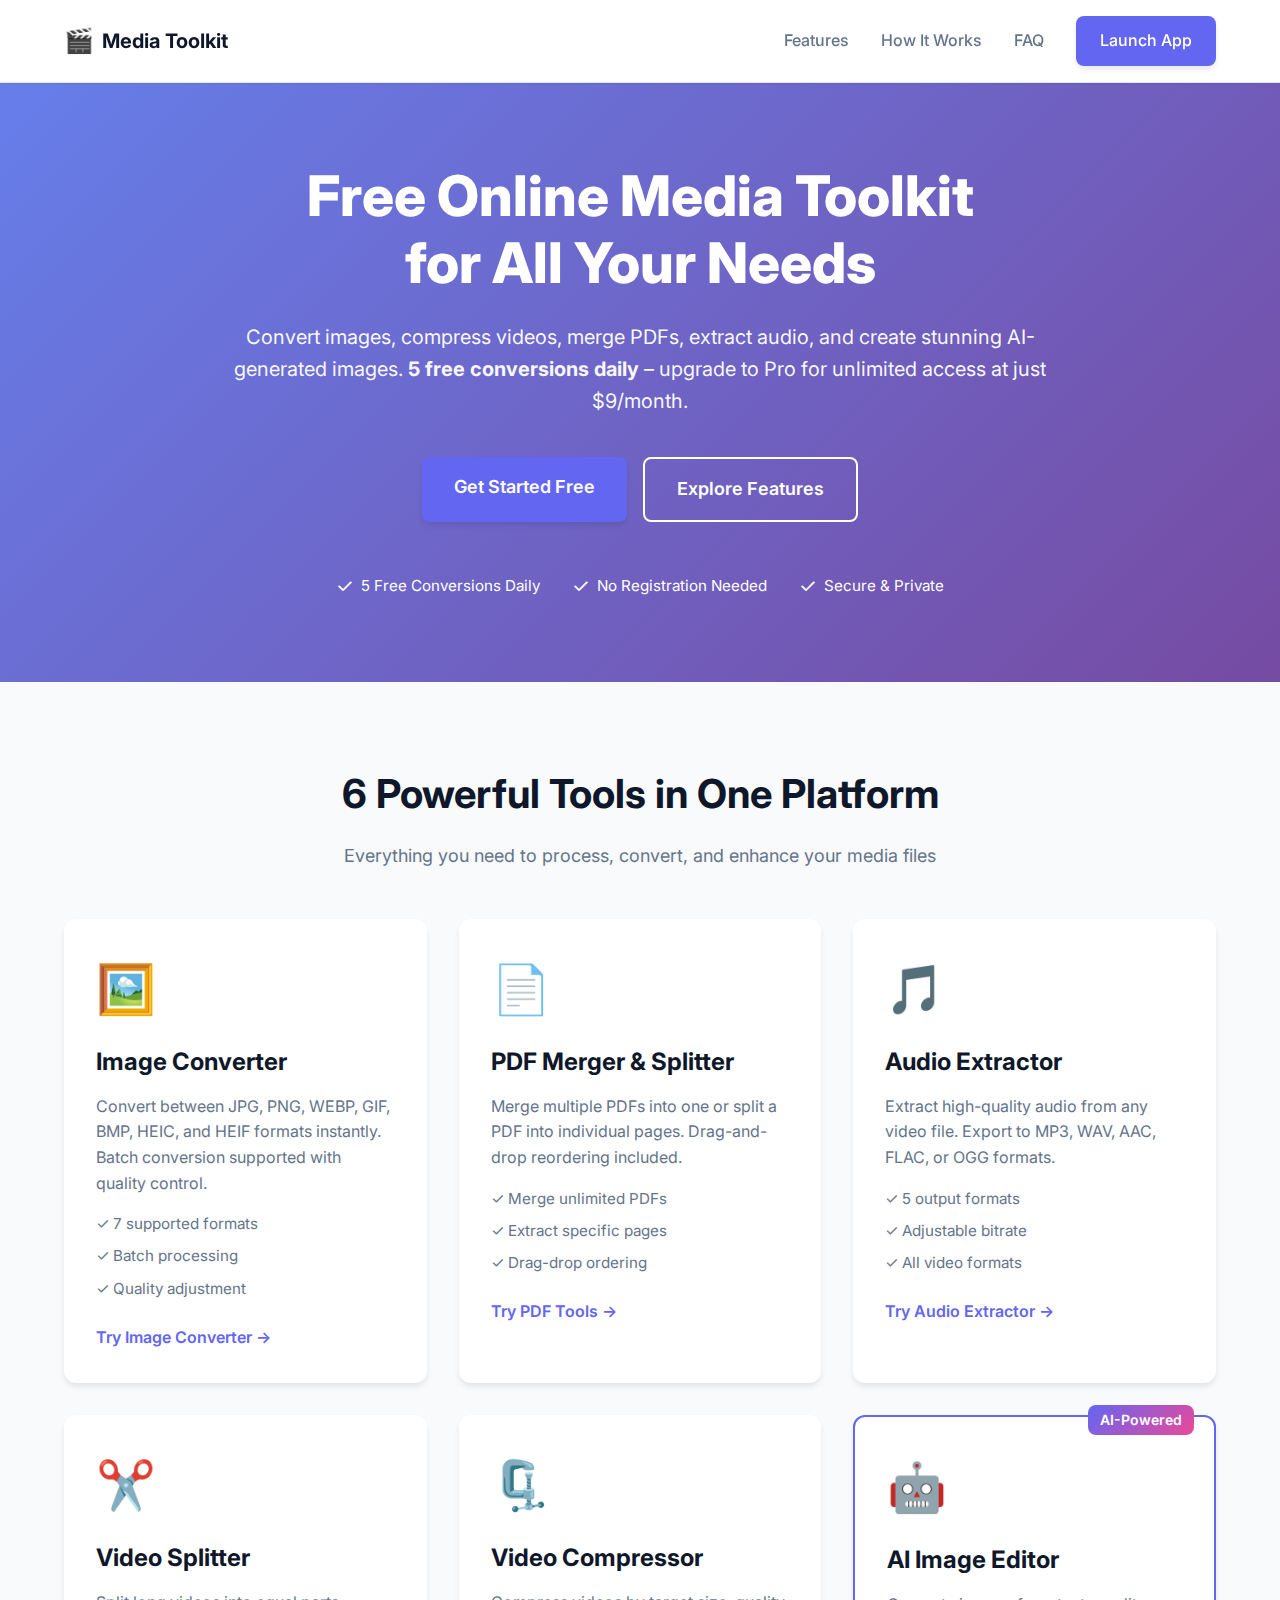
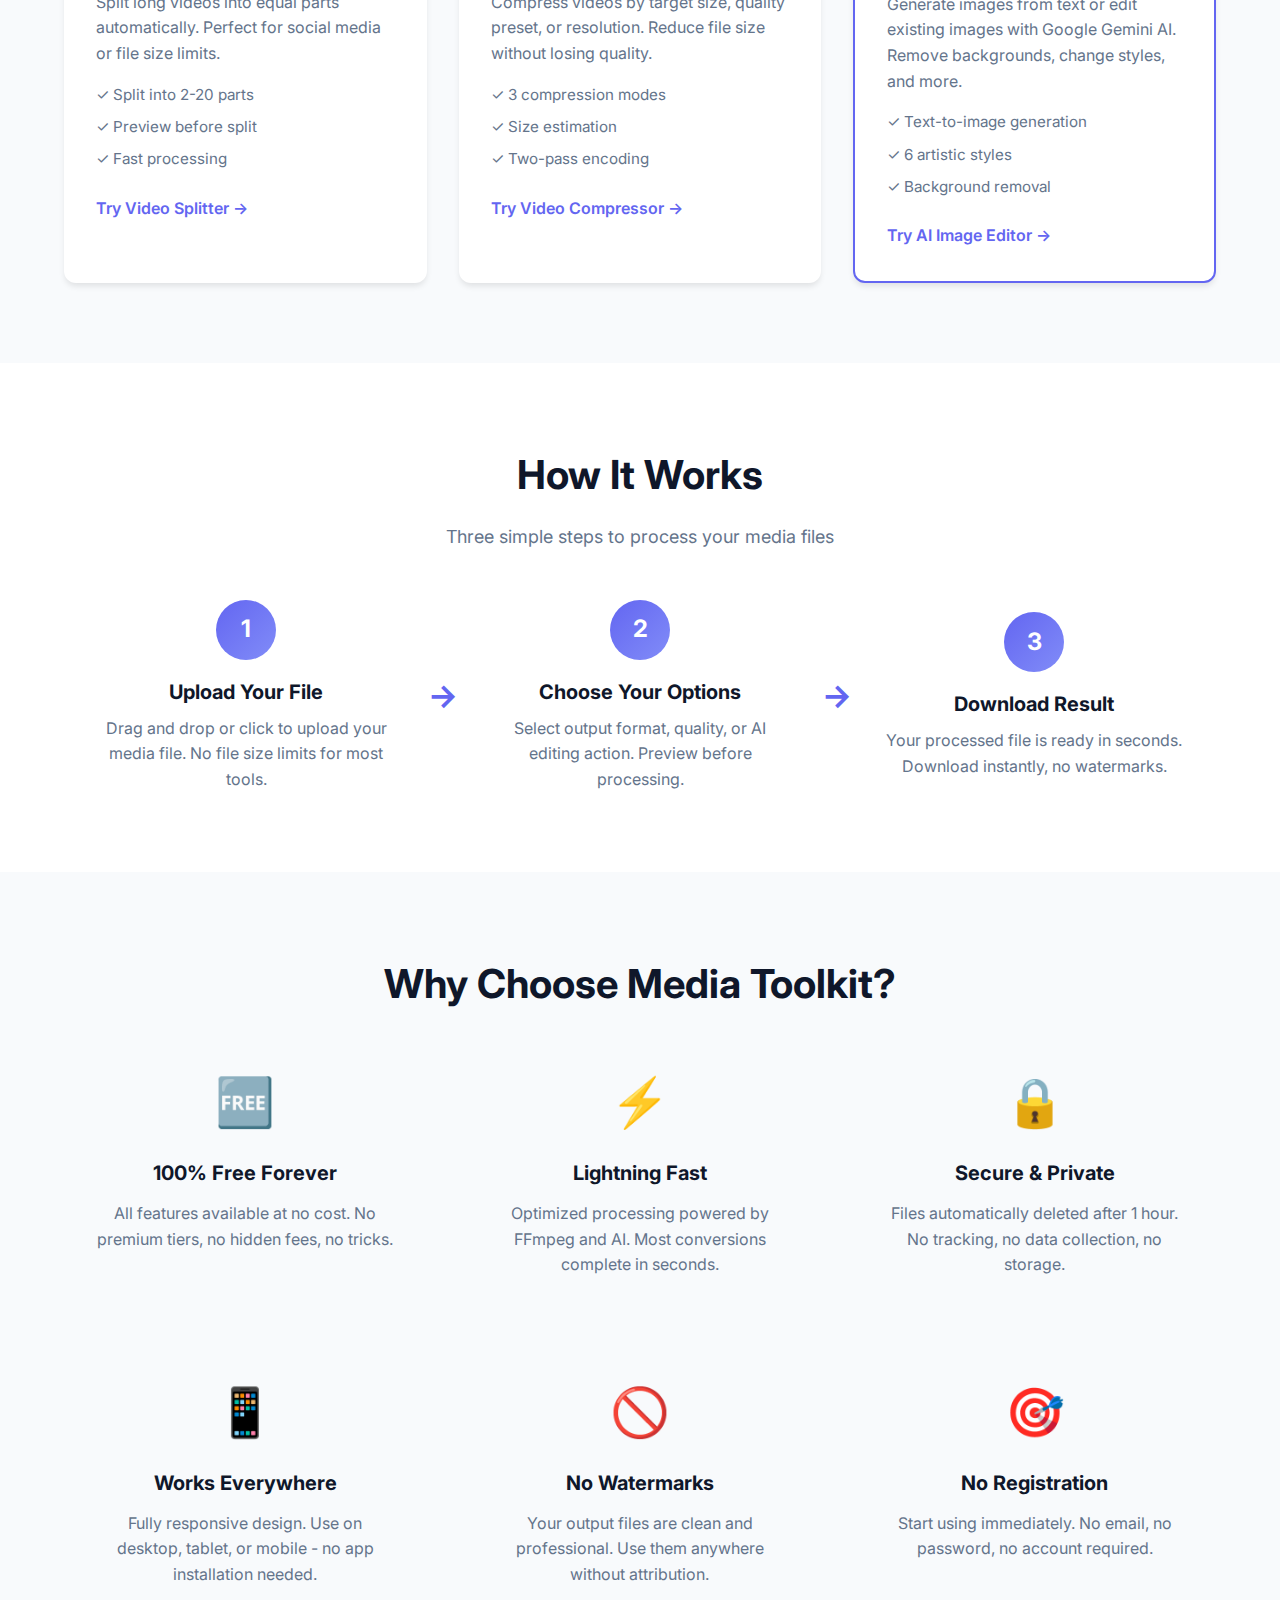
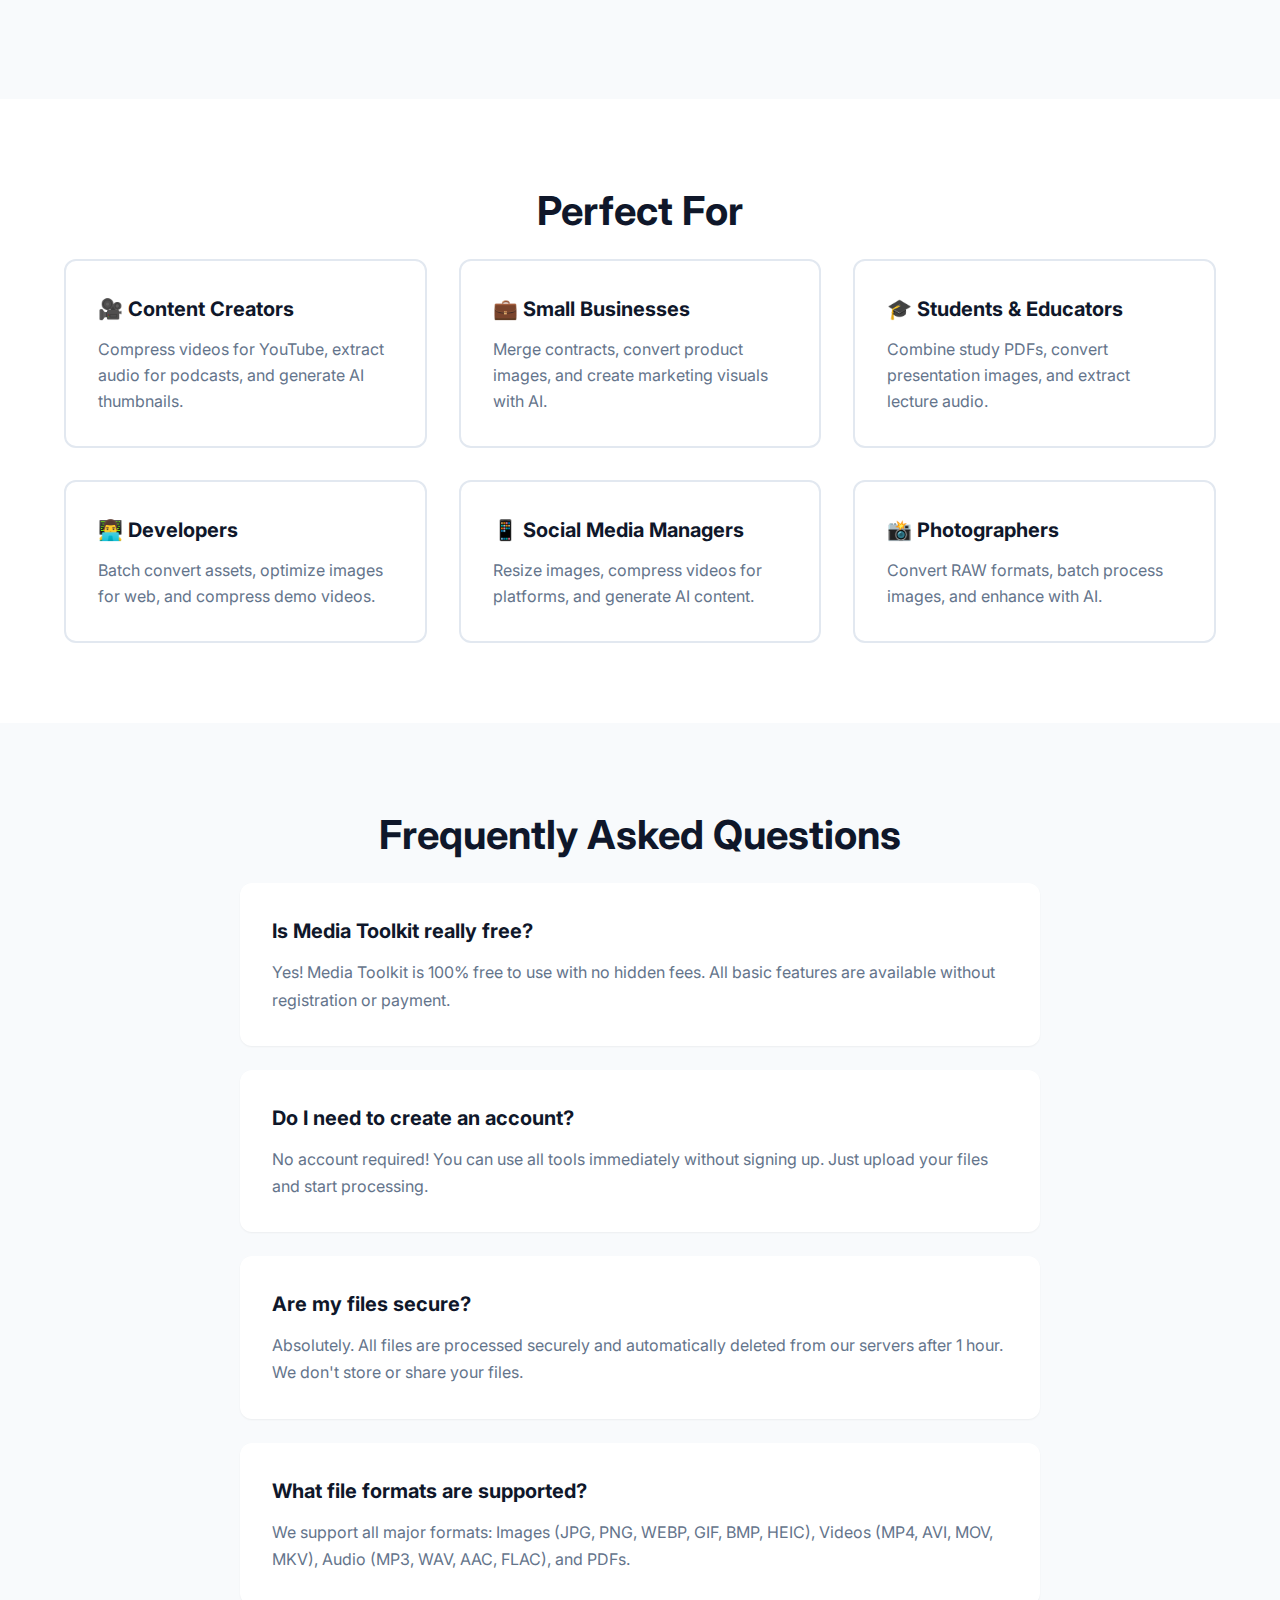
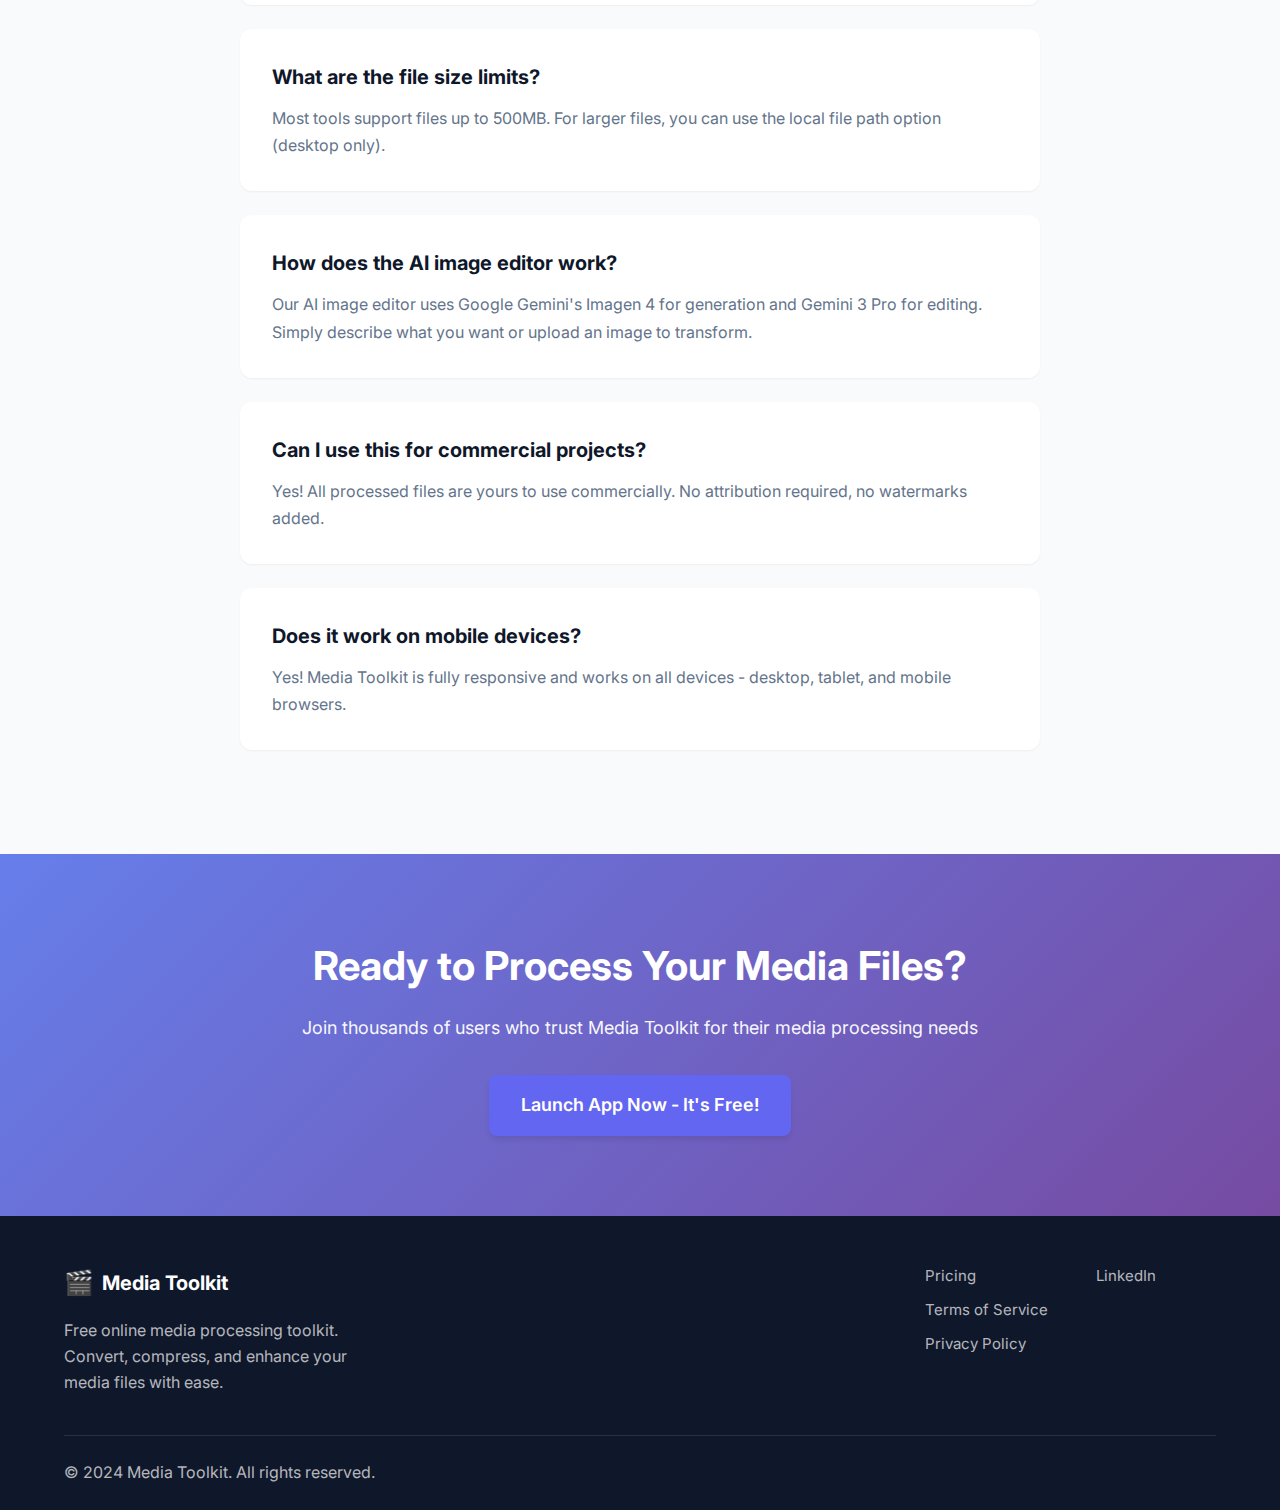
<file: templates/landing.html>
<!DOCTYPE html>
<html lang="en">
<head>
    <meta charset="UTF-8">
    <meta name="viewport" content="width=device-width, initial-scale=1.0">

    <!-- Primary SEO Meta Tags -->
    <title>Free Media Toolkit - Convert Images, Compress Videos, AI Image Editor | Online Tools</title>
    <meta name="title" content="Free Media Toolkit - Convert Images, Compress Videos, AI Image Editor | Online Tools">
    <meta name="description" content="Free online media toolkit with 6 powerful tools: Image converter (JPG, PNG, WEBP), PDF merger/splitter, video compressor, audio extractor, and AI-powered image editor. No registration required. Fast, secure, and 100% free.">
    <meta name="keywords" content="image converter, video compressor, PDF merger, audio extractor, AI image editor, free online tools, convert images online, compress video online, merge PDF, extract audio from video">
    <meta name="author" content="Media Toolkit">
    <meta name="robots" content="index, follow">
    <link rel="canonical" href="https://yourdomain.com/">

    <!-- Open Graph / Facebook Meta Tags -->
    <meta property="og:type" content="website">
    <meta property="og:url" content="https://yourdomain.com/">
    <meta property="og:title" content="Free Media Toolkit - Convert, Compress & Edit Media with AI">
    <meta property="og:description" content="All-in-one free media toolkit. Convert images, compress videos, merge PDFs, extract audio, and edit with AI. No signup required. 100% free forever.">
    <meta property="og:image" content="https://yourdomain.com/static/images/og-image.jpg">

    <!-- Twitter Meta Tags -->
    <meta property="twitter:card" content="summary_large_image">
    <meta property="twitter:url" content="https://yourdomain.com/">
    <meta property="twitter:title" content="Free Media Toolkit - Convert, Compress & Edit Media with AI">
    <meta property="twitter:description" content="All-in-one free media toolkit. Convert images, compress videos, merge PDFs, extract audio, and edit with AI. No signup required.">
    <meta property="twitter:image" content="https://yourdomain.com/static/images/og-image.jpg">

    <!-- Favicon -->
    <link rel="icon" type="image/x-icon" href="/static/favicon.ico">

    <!-- Preconnect for Performance -->
    <link rel="preconnect" href="https://fonts.googleapis.com">
    <link rel="preconnect" href="https://fonts.gstatic.com" crossorigin>

    <!-- Fonts -->
    <link href="https://fonts.googleapis.com/css2?family=Inter:wght@400;500;600;700&display=swap" rel="stylesheet">

    <!-- Styles -->
    <link rel="stylesheet" href="/static/css/landing.css">

    <!-- Schema.org Structured Data -->
    <script type="application/ld+json">
    {
      "@context": "https://schema.org",
      "@type": "WebApplication",
      "name": "Media Toolkit",
      "description": "Free online media processing toolkit with image conversion, video compression, PDF tools, audio extraction, and AI image editing",
      "url": "https://yourdomain.com",
      "applicationCategory": "MultimediaApplication",
      "offers": {
        "@type": "Offer",
        "price": "0",
        "priceCurrency": "USD"
      },
      "operatingSystem": "Any",
      "permissions": "No account required",
      "featureList": [
        "Image Format Conversion (JPG, PNG, WEBP, GIF, BMP, HEIC)",
        "PDF Merge and Split",
        "Audio Extraction from Video",
        "Video Splitting",
        "Video Compression (Target Size, Quality, Resolution)",
        "AI Image Generation and Editing"
      ]
    }
    </script>

    <!-- FAQ Schema -->
    <script type="application/ld+json">
    {
      "@context": "https://schema.org",
      "@type": "FAQPage",
      "mainEntity": [
        {
          "@type": "Question",
          "name": "Is Media Toolkit really free?",
          "acceptedAnswer": {
            "@type": "Answer",
            "text": "Yes! Media Toolkit is 100% free to use with no hidden fees. All basic features are available without registration or payment."
          }
        },
        {
          "@type": "Question",
          "name": "Do I need to create an account?",
          "acceptedAnswer": {
            "@type": "Answer",
            "text": "No account required! You can use all tools immediately without signing up. Just upload your files and start processing."
          }
        },
        {
          "@type": "Question",
          "name": "Are my files secure?",
          "acceptedAnswer": {
            "@type": "Answer",
            "text": "Absolutely. All files are processed securely and automatically deleted from our servers after 1 hour. We don't store or share your files."
          }
        },
        {
          "@type": "Question",
          "name": "What file formats are supported?",
          "acceptedAnswer": {
            "@type": "Answer",
            "text": "We support all major formats: Images (JPG, PNG, WEBP, GIF, BMP, HEIC), Videos (MP4, AVI, MOV, MKV), Audio (MP3, WAV, AAC, FLAC), and PDFs."
          }
        }
      ]
    }
    </script>
</head>
<body>
    <!-- Header / Navigation -->
    <header class="header">
        <nav class="nav-container">
            <div class="logo">
                <span class="logo-icon">🎬</span>
                <span class="logo-text">Media Toolkit</span>
            </div>
            <div class="nav-links">
                <a href="#features">Features</a>
                <a href="#how-it-works">How It Works</a>
                <a href="#faq">FAQ</a>
                <a href="/app" class="btn-primary">Launch App</a>
            </div>
            <button class="mobile-menu-btn" id="mobileMenuBtn">☰</button>
        </nav>
    </header>

    <!-- Hero Section -->
    <section class="hero">
        <div class="hero-container">
            <h1 class="hero-title">Free Online Media Toolkit<br>for All Your Needs</h1>
            <p class="hero-subtitle">Convert images, compress videos, merge PDFs, extract audio, and create stunning AI-generated images. <strong>5 free conversions daily</strong> – upgrade to Pro for unlimited access at just $9/month.</p>
            <div class="hero-cta">
                <a href="/app" class="btn-primary btn-large">Get Started Free</a>
                <a href="#features" class="btn-secondary btn-large">Explore Features</a>
            </div>
            <div class="hero-features">
                <div class="hero-feature">
                    <span class="hero-feature-icon">✓</span>
                    <span>5 Free Conversions Daily</span>
                </div>
                <div class="hero-feature">
                    <span class="hero-feature-icon">✓</span>
                    <span>No Registration Needed</span>
                </div>
                <div class="hero-feature">
                    <span class="hero-feature-icon">✓</span>
                    <span>Secure & Private</span>
                </div>
            </div>
        </div>
    </section>

    <!-- Features Section -->
    <section class="features" id="features">
        <div class="container">
            <h2 class="section-title">6 Powerful Tools in One Platform</h2>
            <p class="section-subtitle">Everything you need to process, convert, and enhance your media files</p>

            <div class="features-grid">
                <!-- Feature 1: Image Converter -->
                <div class="feature-card">
                    <div class="feature-icon">🖼️</div>
                    <h3 class="feature-title">Image Converter</h3>
                    <p class="feature-description">Convert between JPG, PNG, WEBP, GIF, BMP, HEIC, and HEIF formats instantly. Batch conversion supported with quality control.</p>
                    <ul class="feature-list">
                        <li>✓ 7 supported formats</li>
                        <li>✓ Batch processing</li>
                        <li>✓ Quality adjustment</li>
                    </ul>
                    <a href="/app" class="feature-link">Try Image Converter →</a>
                </div>

                <!-- Feature 2: PDF Tools -->
                <div class="feature-card">
                    <div class="feature-icon">📄</div>
                    <h3 class="feature-title">PDF Merger & Splitter</h3>
                    <p class="feature-description">Merge multiple PDFs into one or split a PDF into individual pages. Drag-and-drop reordering included.</p>
                    <ul class="feature-list">
                        <li>✓ Merge unlimited PDFs</li>
                        <li>✓ Extract specific pages</li>
                        <li>✓ Drag-drop ordering</li>
                    </ul>
                    <a href="/app" class="feature-link">Try PDF Tools →</a>
                </div>

                <!-- Feature 3: Audio Extractor -->
                <div class="feature-card">
                    <div class="feature-icon">🎵</div>
                    <h3 class="feature-title">Audio Extractor</h3>
                    <p class="feature-description">Extract high-quality audio from any video file. Export to MP3, WAV, AAC, FLAC, or OGG formats.</p>
                    <ul class="feature-list">
                        <li>✓ 5 output formats</li>
                        <li>✓ Adjustable bitrate</li>
                        <li>✓ All video formats</li>
                    </ul>
                    <a href="/app" class="feature-link">Try Audio Extractor →</a>
                </div>

                <!-- Feature 4: Video Splitter -->
                <div class="feature-card">
                    <div class="feature-icon">✂️</div>
                    <h3 class="feature-title">Video Splitter</h3>
                    <p class="feature-description">Split long videos into equal parts automatically. Perfect for social media or file size limits.</p>
                    <ul class="feature-list">
                        <li>✓ Split into 2-20 parts</li>
                        <li>✓ Preview before split</li>
                        <li>✓ Fast processing</li>
                    </ul>
                    <a href="/app" class="feature-link">Try Video Splitter →</a>
                </div>

                <!-- Feature 5: Video Compressor -->
                <div class="feature-card">
                    <div class="feature-icon">🗜️</div>
                    <h3 class="feature-title">Video Compressor</h3>
                    <p class="feature-description">Compress videos by target size, quality preset, or resolution. Reduce file size without losing quality.</p>
                    <ul class="feature-list">
                        <li>✓ 3 compression modes</li>
                        <li>✓ Size estimation</li>
                        <li>✓ Two-pass encoding</li>
                    </ul>
                    <a href="/app" class="feature-link">Try Video Compressor →</a>
                </div>

                <!-- Feature 6: AI Image Editor -->
                <div class="feature-card featured">
                    <div class="featured-badge">AI-Powered</div>
                    <div class="feature-icon">🤖</div>
                    <h3 class="feature-title">AI Image Editor</h3>
                    <p class="feature-description">Generate images from text or edit existing images with Google Gemini AI. Remove backgrounds, change styles, and more.</p>
                    <ul class="feature-list">
                        <li>✓ Text-to-image generation</li>
                        <li>✓ 6 artistic styles</li>
                        <li>✓ Background removal</li>
                    </ul>
                    <a href="/app" class="feature-link">Try AI Image Editor →</a>
                </div>
            </div>
        </div>
    </section>

    <!-- How It Works Section -->
    <section class="how-it-works" id="how-it-works">
        <div class="container">
            <h2 class="section-title">How It Works</h2>
            <p class="section-subtitle">Three simple steps to process your media files</p>

            <div class="steps">
                <div class="step">
                    <div class="step-number">1</div>
                    <div class="step-content">
                        <h3 class="step-title">Upload Your File</h3>
                        <p class="step-description">Drag and drop or click to upload your media file. No file size limits for most tools.</p>
                    </div>
                </div>

                <div class="step-arrow">→</div>

                <div class="step">
                    <div class="step-number">2</div>
                    <div class="step-content">
                        <h3 class="step-title">Choose Your Options</h3>
                        <p class="step-description">Select output format, quality, or AI editing action. Preview before processing.</p>
                    </div>
                </div>

                <div class="step-arrow">→</div>

                <div class="step">
                    <div class="step-number">3</div>
                    <div class="step-content">
                        <h3 class="step-title">Download Result</h3>
                        <p class="step-description">Your processed file is ready in seconds. Download instantly, no watermarks.</p>
                    </div>
                </div>
            </div>
        </div>
    </section>

    <!-- Benefits Section -->
    <section class="benefits">
        <div class="container">
            <h2 class="section-title">Why Choose Media Toolkit?</h2>

            <div class="benefits-grid">
                <div class="benefit">
                    <div class="benefit-icon">🆓</div>
                    <h3 class="benefit-title">100% Free Forever</h3>
                    <p class="benefit-description">All features available at no cost. No premium tiers, no hidden fees, no tricks.</p>
                </div>

                <div class="benefit">
                    <div class="benefit-icon">⚡</div>
                    <h3 class="benefit-title">Lightning Fast</h3>
                    <p class="benefit-description">Optimized processing powered by FFmpeg and AI. Most conversions complete in seconds.</p>
                </div>

                <div class="benefit">
                    <div class="benefit-icon">🔒</div>
                    <h3 class="benefit-title">Secure & Private</h3>
                    <p class="benefit-description">Files automatically deleted after 1 hour. No tracking, no data collection, no storage.</p>
                </div>

                <div class="benefit">
                    <div class="benefit-icon">📱</div>
                    <h3 class="benefit-title">Works Everywhere</h3>
                    <p class="benefit-description">Fully responsive design. Use on desktop, tablet, or mobile - no app installation needed.</p>
                </div>

                <div class="benefit">
                    <div class="benefit-icon">🚫</div>
                    <h3 class="benefit-title">No Watermarks</h3>
                    <p class="benefit-description">Your output files are clean and professional. Use them anywhere without attribution.</p>
                </div>

                <div class="benefit">
                    <div class="benefit-icon">🎯</div>
                    <h3 class="benefit-title">No Registration</h3>
                    <p class="benefit-description">Start using immediately. No email, no password, no account required.</p>
                </div>
            </div>
        </div>
    </section>

    <!-- Use Cases Section -->
    <section class="use-cases">
        <div class="container">
            <h2 class="section-title">Perfect For</h2>

            <div class="use-cases-grid">
                <div class="use-case">
                    <h3>🎥 Content Creators</h3>
                    <p>Compress videos for YouTube, extract audio for podcasts, and generate AI thumbnails.</p>
                </div>

                <div class="use-case">
                    <h3>💼 Small Businesses</h3>
                    <p>Merge contracts, convert product images, and create marketing visuals with AI.</p>
                </div>

                <div class="use-case">
                    <h3>🎓 Students & Educators</h3>
                    <p>Combine study PDFs, convert presentation images, and extract lecture audio.</p>
                </div>

                <div class="use-case">
                    <h3>👨‍💻 Developers</h3>
                    <p>Batch convert assets, optimize images for web, and compress demo videos.</p>
                </div>

                <div class="use-case">
                    <h3>📱 Social Media Managers</h3>
                    <p>Resize images, compress videos for platforms, and generate AI content.</p>
                </div>

                <div class="use-case">
                    <h3>📸 Photographers</h3>
                    <p>Convert RAW formats, batch process images, and enhance with AI.</p>
                </div>
            </div>
        </div>
    </section>

    <!-- FAQ Section -->
    <section class="faq" id="faq">
        <div class="container">
            <h2 class="section-title">Frequently Asked Questions</h2>

            <div class="faq-list">
                <div class="faq-item">
                    <h3 class="faq-question">Is Media Toolkit really free?</h3>
                    <p class="faq-answer">Yes! Media Toolkit is 100% free to use with no hidden fees. All basic features are available without registration or payment.</p>
                </div>

                <div class="faq-item">
                    <h3 class="faq-question">Do I need to create an account?</h3>
                    <p class="faq-answer">No account required! You can use all tools immediately without signing up. Just upload your files and start processing.</p>
                </div>

                <div class="faq-item">
                    <h3 class="faq-question">Are my files secure?</h3>
                    <p class="faq-answer">Absolutely. All files are processed securely and automatically deleted from our servers after 1 hour. We don't store or share your files.</p>
                </div>

                <div class="faq-item">
                    <h3 class="faq-question">What file formats are supported?</h3>
                    <p class="faq-answer">We support all major formats: Images (JPG, PNG, WEBP, GIF, BMP, HEIC), Videos (MP4, AVI, MOV, MKV), Audio (MP3, WAV, AAC, FLAC), and PDFs.</p>
                </div>

                <div class="faq-item">
                    <h3 class="faq-question">What are the file size limits?</h3>
                    <p class="faq-answer">Most tools support files up to 500MB. For larger files, you can use the local file path option (desktop only).</p>
                </div>

                <div class="faq-item">
                    <h3 class="faq-question">How does the AI image editor work?</h3>
                    <p class="faq-answer">Our AI image editor uses Google Gemini's Imagen 4 for generation and Gemini 3 Pro for editing. Simply describe what you want or upload an image to transform.</p>
                </div>

                <div class="faq-item">
                    <h3 class="faq-question">Can I use this for commercial projects?</h3>
                    <p class="faq-answer">Yes! All processed files are yours to use commercially. No attribution required, no watermarks added.</p>
                </div>

                <div class="faq-item">
                    <h3 class="faq-question">Does it work on mobile devices?</h3>
                    <p class="faq-answer">Yes! Media Toolkit is fully responsive and works on all devices - desktop, tablet, and mobile browsers.</p>
                </div>
            </div>
        </div>
    </section>

    <!-- CTA Section -->
    <section class="cta">
        <div class="container">
            <h2 class="cta-title">Ready to Process Your Media Files?</h2>
            <p class="cta-subtitle">Join thousands of users who trust Media Toolkit for their media processing needs</p>
            <a href="/app" class="btn-primary btn-large">Launch App Now - It's Free!</a>
        </div>
    </section>

    <!-- Footer -->
    <footer class="footer">
        <div class="container">
            <div class="footer-content">
                <div class="footer-brand">
                    <div class="logo">
                        <span class="logo-icon">🎬</span>
                        <span class="logo-text">Media Toolkit</span>
                    </div>
                    <p>Free online media processing toolkit. Convert, compress, and enhance your media files with ease.</p>
                </div>

                <div class="footer-links">
                    <div class="footer-column">
                        <a href="/pricing">Pricing</a>
                        <a href="/terms">Terms of Service</a>
                        <a href="/privacy">Privacy Policy</a>
                    </div>

                    <div class="footer-column">
                        <a href="https://www.linkedin.com/in/mark-moran-blockchain-solutions-architect/" target="_blank" rel="noopener">LinkedIn</a>
                    </div>
                </div>
            </div>

            <div class="footer-bottom">
                <p>&copy; 2024 Media Toolkit. All rights reserved.</p>
            </div>
        </div>
    </footer>

    <!-- Scripts -->
    <script src="/static/js/landing.js"></script>
</body>
</html>
</file>
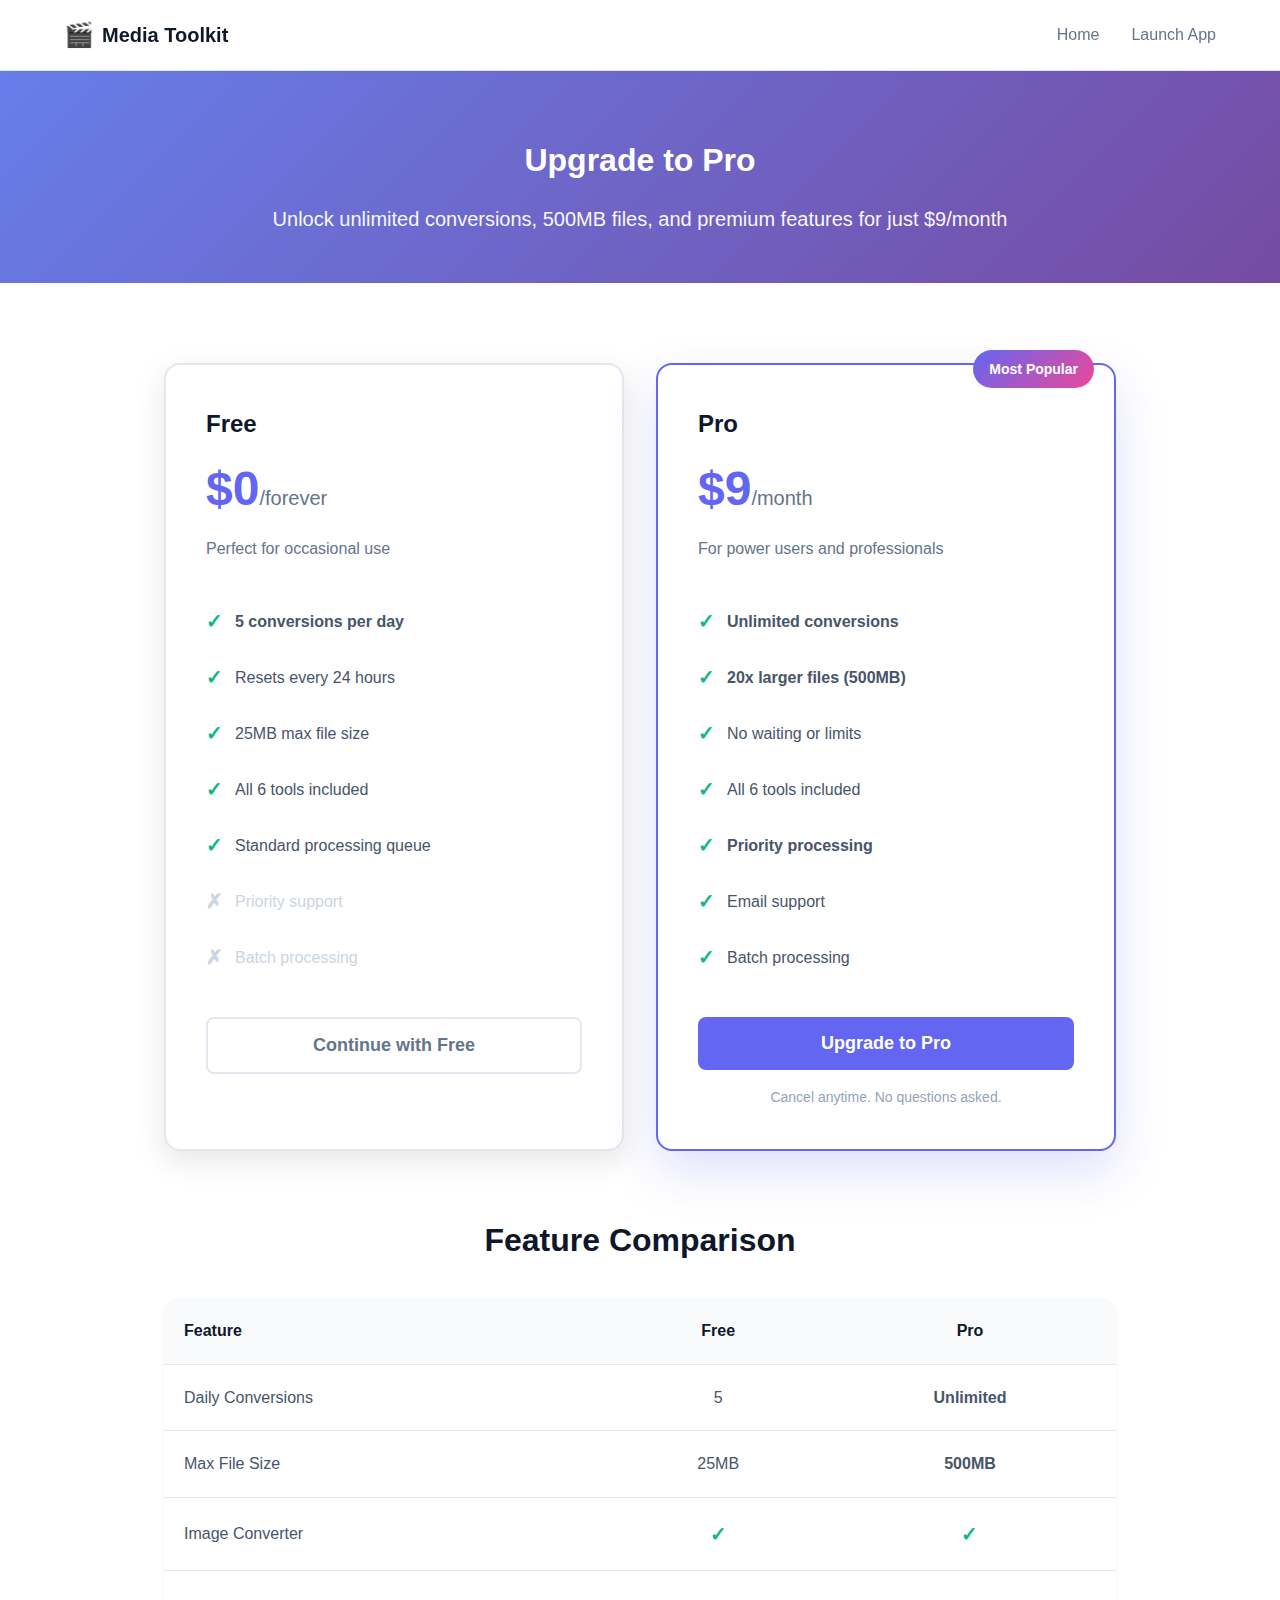
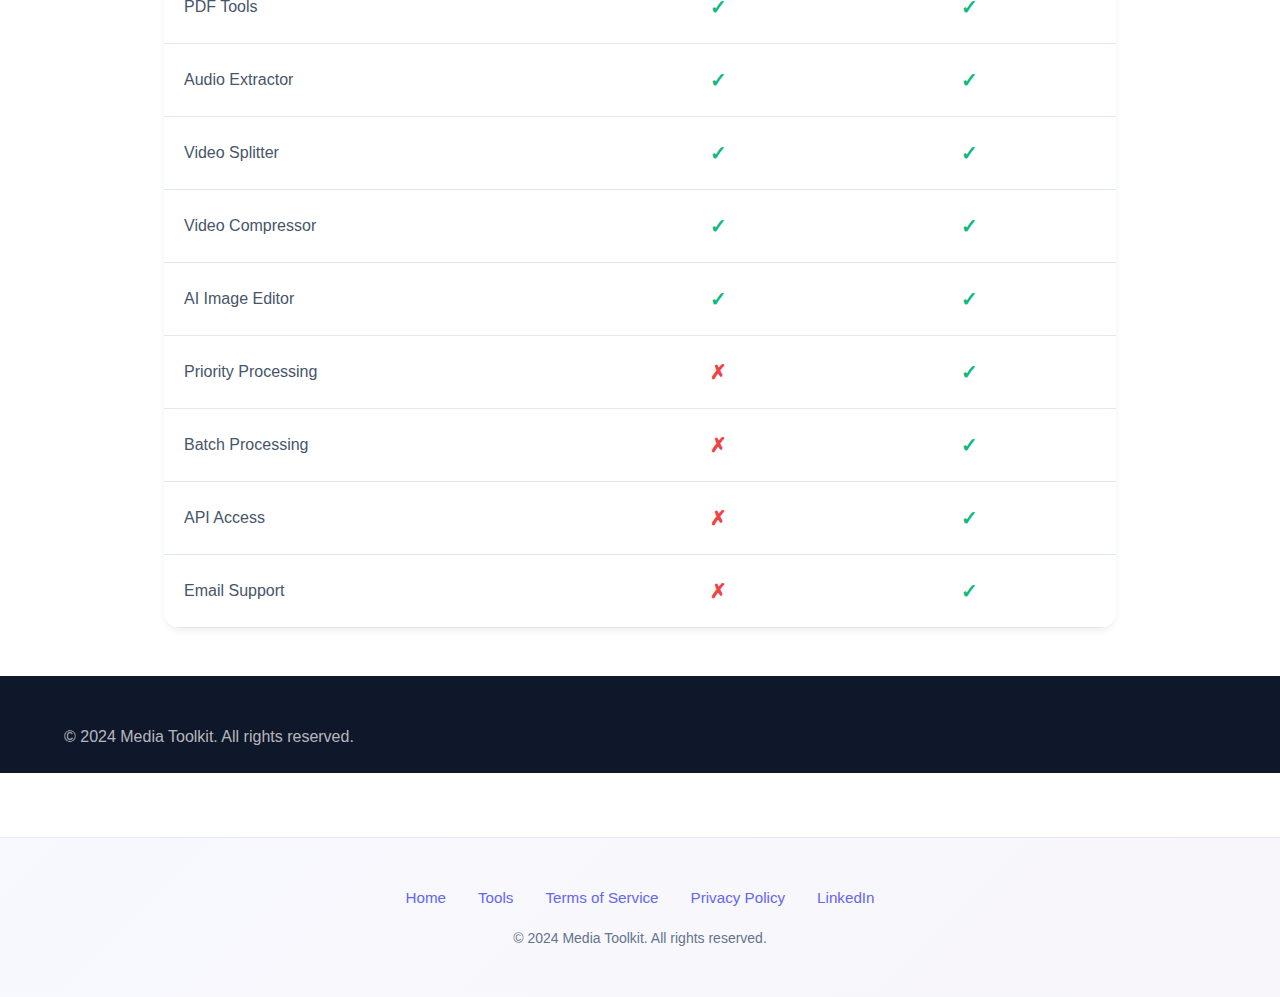
<file: templates/pricing.html>
<!DOCTYPE html>
<html lang="en">
<head>
    <meta charset="UTF-8">
    <meta name="viewport" content="width=device-width, initial-scale=1.0">
    <title>Upgrade to Pro - Media Toolkit</title>
    <link rel="stylesheet" href="/static/css/landing.css">
    <style>
        .pricing-hero {
            background: linear-gradient(135deg, #667eea 0%, #764ba2 100%);
            color: white;
            padding: 4rem 0 3rem;
            text-align: center;
        }

        .pricing-container {
            max-width: 1000px;
            margin: 0 auto;
            padding: 3rem 1.5rem;
        }

        .pricing-grid {
            display: grid;
            grid-template-columns: repeat(auto-fit, minmax(300px, 1fr));
            gap: 2rem;
            margin-top: 2rem;
        }

        .pricing-card {
            background: white;
            border-radius: 1rem;
            padding: 2.5rem;
            box-shadow: 0 10px 30px rgba(0, 0, 0, 0.1);
            position: relative;
            border: 2px solid #e2e8f0;
            transition: all 0.3s ease;
        }

        .pricing-card:hover {
            transform: translateY(-5px);
            box-shadow: 0 20px 40px rgba(0, 0, 0, 0.15);
        }

        .pricing-card.featured {
            border-color: #6366f1;
            box-shadow: 0 20px 50px rgba(99, 102, 241, 0.2);
        }

        .featured-badge {
            position: absolute;
            top: -15px;
            right: 20px;
            background: linear-gradient(135deg, #6366f1, #ec4899);
            color: white;
            padding: 0.5rem 1rem;
            border-radius: 2rem;
            font-size: 0.875rem;
            font-weight: 600;
        }

        .plan-name {
            font-size: 1.5rem;
            font-weight: 700;
            margin-bottom: 0.5rem;
            color: #0f172a;
        }

        .plan-price {
            font-size: 3rem;
            font-weight: 800;
            color: #6366f1;
            margin-bottom: 0.5rem;
        }

        .plan-price span {
            font-size: 1.25rem;
            font-weight: 500;
            color: #64748b;
        }

        .plan-description {
            color: #64748b;
            margin-bottom: 2rem;
        }

        .plan-features {
            list-style: none;
            margin-bottom: 2rem;
        }

        .plan-features li {
            padding: 0.75rem 0;
            color: #475569;
            display: flex;
            align-items: center;
            gap: 0.75rem;
        }

        .plan-features li::before {
            content: "✓";
            color: #10b981;
            font-weight: 700;
            font-size: 1.25rem;
        }

        .plan-features li.disabled {
            color: #cbd5e1;
        }

        .plan-features li.disabled::before {
            content: "✗";
            color: #cbd5e1;
        }

        .upgrade-btn {
            width: 100%;
            padding: 1rem;
            background: #6366f1;
            color: white;
            border: none;
            border-radius: 0.5rem;
            font-size: 1.125rem;
            font-weight: 600;
            cursor: pointer;
            transition: all 0.3s ease;
        }

        .upgrade-btn:hover {
            background: #4f46e5;
            transform: translateY(-2px);
        }

        .upgrade-btn.secondary {
            background: transparent;
            border: 2px solid #e2e8f0;
            color: #64748b;
        }

        .upgrade-btn.secondary:hover {
            border-color: #cbd5e1;
            background: #f8fafc;
        }

        .comparison-table {
            margin-top: 4rem;
        }

        .comparison-table h2 {
            text-align: center;
            font-size: 2rem;
            margin-bottom: 2rem;
        }

        table {
            width: 100%;
            border-collapse: collapse;
            background: white;
            border-radius: 1rem;
            overflow: hidden;
            box-shadow: 0 4px 6px rgba(0, 0, 0, 0.05);
        }

        th, td {
            padding: 1.25rem;
            text-align: left;
            border-bottom: 1px solid #e2e8f0;
        }

        th {
            background: #f8fafc;
            font-weight: 600;
            color: #0f172a;
        }

        td {
            color: #475569;
        }

        .check-mark {
            color: #10b981;
            font-weight: 700;
            font-size: 1.25rem;
        }

        .cross-mark {
            color: #ef4444;
            font-weight: 700;
            font-size: 1.25rem;
        }
    </style>
</head>
<body>
    <!-- Header -->
    <header class="header">
        <nav class="nav-container">
            <a href="/" class="logo">
                <span class="logo-icon">🎬</span>
                <span class="logo-text">Media Toolkit</span>
            </a>
            <div class="nav-links">
                <a href="/">Home</a>
                <a href="/app">Launch App</a>
            </div>
        </nav>
    </header>

    <!-- Hero -->
    <section class="pricing-hero">
        <div class="container">
            <h1>Upgrade to Pro</h1>
            <p style="font-size: 1.25rem; margin-top: 1rem; opacity: 0.95;">Unlock unlimited conversions, 500MB files, and premium features for just $9/month</p>
        </div>
    </section>

    <!-- Pricing Cards -->
    <section class="pricing-container">
        <div class="pricing-grid">
            <!-- Free Plan -->
            <div class="pricing-card">
                <h3 class="plan-name">Free</h3>
                <div class="plan-price">$0<span>/forever</span></div>
                <p class="plan-description">Perfect for occasional use</p>

                <ul class="plan-features">
                    <li><strong>5 conversions per day</strong></li>
                    <li>Resets every 24 hours</li>
                    <li>25MB max file size</li>
                    <li>All 6 tools included</li>
                    <li>Standard processing queue</li>
                    <li class="disabled">Priority support</li>
                    <li class="disabled">Batch processing</li>
                </ul>

                <button class="upgrade-btn secondary" onclick="window.location.href='/app'">
                    Continue with Free
                </button>
            </div>

            <!-- Pro Plan -->
            <div class="pricing-card featured">
                <div class="featured-badge">Most Popular</div>
                <h3 class="plan-name">Pro</h3>
                <div class="plan-price">$9<span>/month</span></div>
                <p class="plan-description">For power users and professionals</p>

                <ul class="plan-features">
                    <li><strong>Unlimited conversions</strong></li>
                    <li><strong>20x larger files (500MB)</strong></li>
                    <li>No waiting or limits</li>
                    <li>All 6 tools included</li>
                    <li><strong>Priority processing</strong></li>
                    <li>Email support</li>
                    <li>Batch processing</li>
                </ul>

                <button class="upgrade-btn" onclick="upgradeToPro()">
                    Upgrade to Pro
                </button>
                <p style="text-align: center; color: #94a3b8; font-size: 0.875rem; margin-top: 1rem;">
                    Cancel anytime. No questions asked.
                </p>
            </div>
        </div>

        <!-- Comparison Table -->
        <div class="comparison-table">
            <h2>Feature Comparison</h2>
            <table>
                <thead>
                    <tr>
                        <th>Feature</th>
                        <th style="text-align: center;">Free</th>
                        <th style="text-align: center;">Pro</th>
                    </tr>
                </thead>
                <tbody>
                    <tr>
                        <td>Daily Conversions</td>
                        <td style="text-align: center;">5</td>
                        <td style="text-align: center;"><strong>Unlimited</strong></td>
                    </tr>
                    <tr>
                        <td>Max File Size</td>
                        <td style="text-align: center;">25MB</td>
                        <td style="text-align: center;"><strong>500MB</strong></td>
                    </tr>
                    <tr>
                        <td>Image Converter</td>
                        <td style="text-align: center;"><span class="check-mark">✓</span></td>
                        <td style="text-align: center;"><span class="check-mark">✓</span></td>
                    </tr>
                    <tr>
                        <td>PDF Tools</td>
                        <td style="text-align: center;"><span class="check-mark">✓</span></td>
                        <td style="text-align: center;"><span class="check-mark">✓</span></td>
                    </tr>
                    <tr>
                        <td>Audio Extractor</td>
                        <td style="text-align: center;"><span class="check-mark">✓</span></td>
                        <td style="text-align: center;"><span class="check-mark">✓</span></td>
                    </tr>
                    <tr>
                        <td>Video Splitter</td>
                        <td style="text-align: center;"><span class="check-mark">✓</span></td>
                        <td style="text-align: center;"><span class="check-mark">✓</span></td>
                    </tr>
                    <tr>
                        <td>Video Compressor</td>
                        <td style="text-align: center;"><span class="check-mark">✓</span></td>
                        <td style="text-align: center;"><span class="check-mark">✓</span></td>
                    </tr>
                    <tr>
                        <td>AI Image Editor</td>
                        <td style="text-align: center;"><span class="check-mark">✓</span></td>
                        <td style="text-align: center;"><span class="check-mark">✓</span></td>
                    </tr>
                    <tr>
                        <td>Priority Processing</td>
                        <td style="text-align: center;"><span class="cross-mark">✗</span></td>
                        <td style="text-align: center;"><span class="check-mark">✓</span></td>
                    </tr>
                    <tr>
                        <td>Batch Processing</td>
                        <td style="text-align: center;"><span class="cross-mark">✗</span></td>
                        <td style="text-align: center;"><span class="check-mark">✓</span></td>
                    </tr>
                    <tr>
                        <td>API Access</td>
                        <td style="text-align: center;"><span class="cross-mark">✗</span></td>
                        <td style="text-align: center;"><span class="check-mark">✓</span></td>
                    </tr>
                    <tr>
                        <td>Email Support</td>
                        <td style="text-align: center;"><span class="cross-mark">✗</span></td>
                        <td style="text-align: center;"><span class="check-mark">✓</span></td>
                    </tr>
                </tbody>
            </table>
        </div>
    </section>

    <!-- Footer -->
    <footer class="footer">
        <div class="container">
            <div class="footer-bottom" style="border-top: none; padding-top: 0;">
                <p>&copy; 2024 Media Toolkit. All rights reserved.</p>
            </div>
        </div>
    </footer>

    <script>
        async function upgradeToPro() {
            const button = event.target;
            button.disabled = true;
            button.textContent = 'Redirecting to checkout...';

            try {
                const response = await fetch('/api/payment/create-checkout', {
                    method: 'POST',
                    headers: {
                        'Content-Type': 'application/json'
                    }
                });

                const data = await response.json();

                if (data.checkout_url) {
                    // Redirect to Stripe Checkout
                    window.location.href = data.checkout_url;
                } else {
                    throw new Error('Failed to create checkout session');
                }
            } catch (error) {
                console.error('Error:', error);
                alert('Error creating checkout session. Please try again.');
                button.disabled = false;
                button.textContent = 'Upgrade to Pro';
            }
        }
    </script>

    <!-- Footer -->
    <footer style="margin-top: 4rem; padding: 3rem 0; background: linear-gradient(135deg, rgba(102, 126, 234, 0.05) 0%, rgba(118, 75, 162, 0.05) 100%); border-top: 1px solid rgba(99, 102, 241, 0.1);">
        <div style="max-width: 1200px; margin: 0 auto; padding: 0 2rem; text-align: center;">
            <div style="display: flex; justify-content: center; gap: 2rem; margin-bottom: 1rem; flex-wrap: wrap;">
                <a href="/" style="color: #6366f1; text-decoration: none; font-size: 0.95rem; transition: color 0.3s;">Home</a>
                <a href="/app" style="color: #6366f1; text-decoration: none; font-size: 0.95rem; transition: color 0.3s;">Tools</a>
                <a href="/terms" style="color: #6366f1; text-decoration: none; font-size: 0.95rem; transition: color 0.3s;">Terms of Service</a>
                <a href="/privacy" style="color: #6366f1; text-decoration: none; font-size: 0.95rem; transition: color 0.3s;">Privacy Policy</a>
                <a href="https://www.linkedin.com/in/mark-moran-blockchain-solutions-architect/" target="_blank" rel="noopener" style="color: #6366f1; text-decoration: none; font-size: 0.95rem; transition: color 0.3s;">LinkedIn</a>
            </div>
            <p style="color: #64748b; font-size: 0.875rem; margin: 0;">&copy; 2024 Media Toolkit. All rights reserved.</p>
        </div>
    </footer>
</body>
</html>
</file>
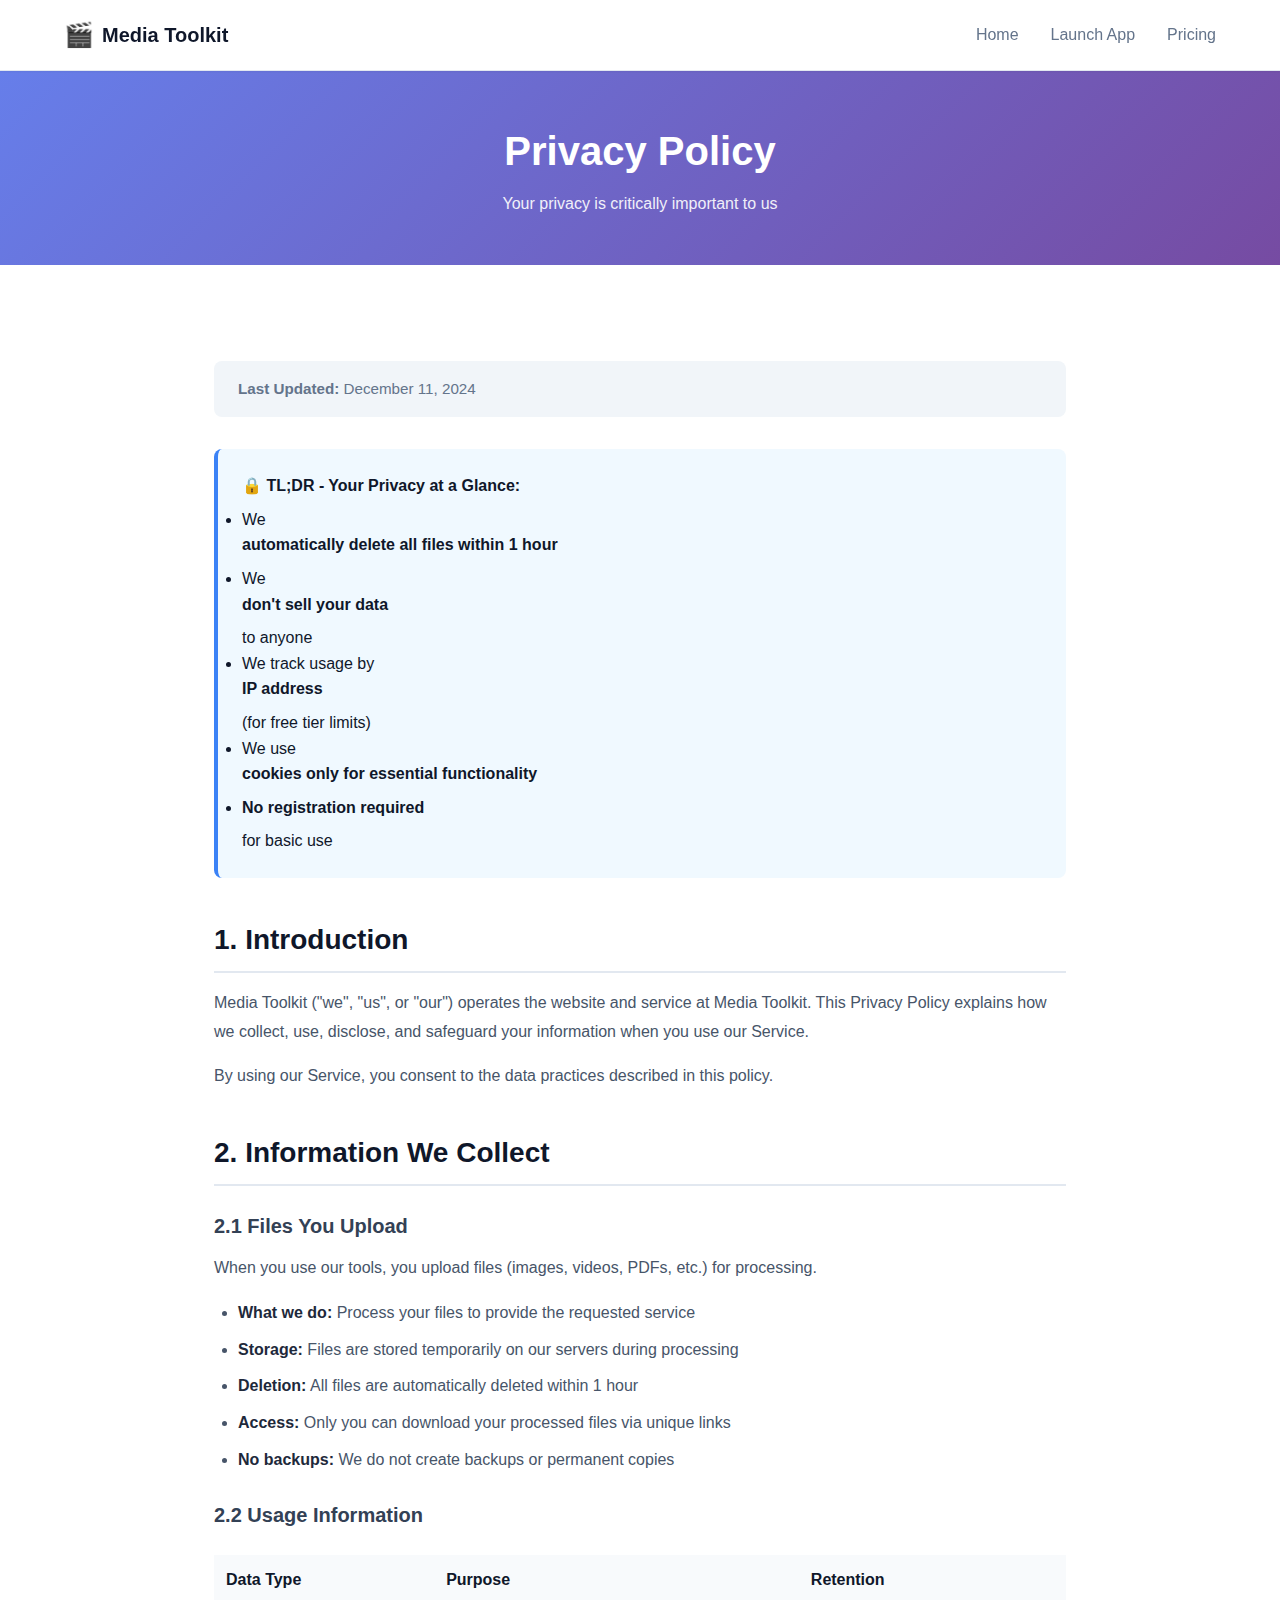
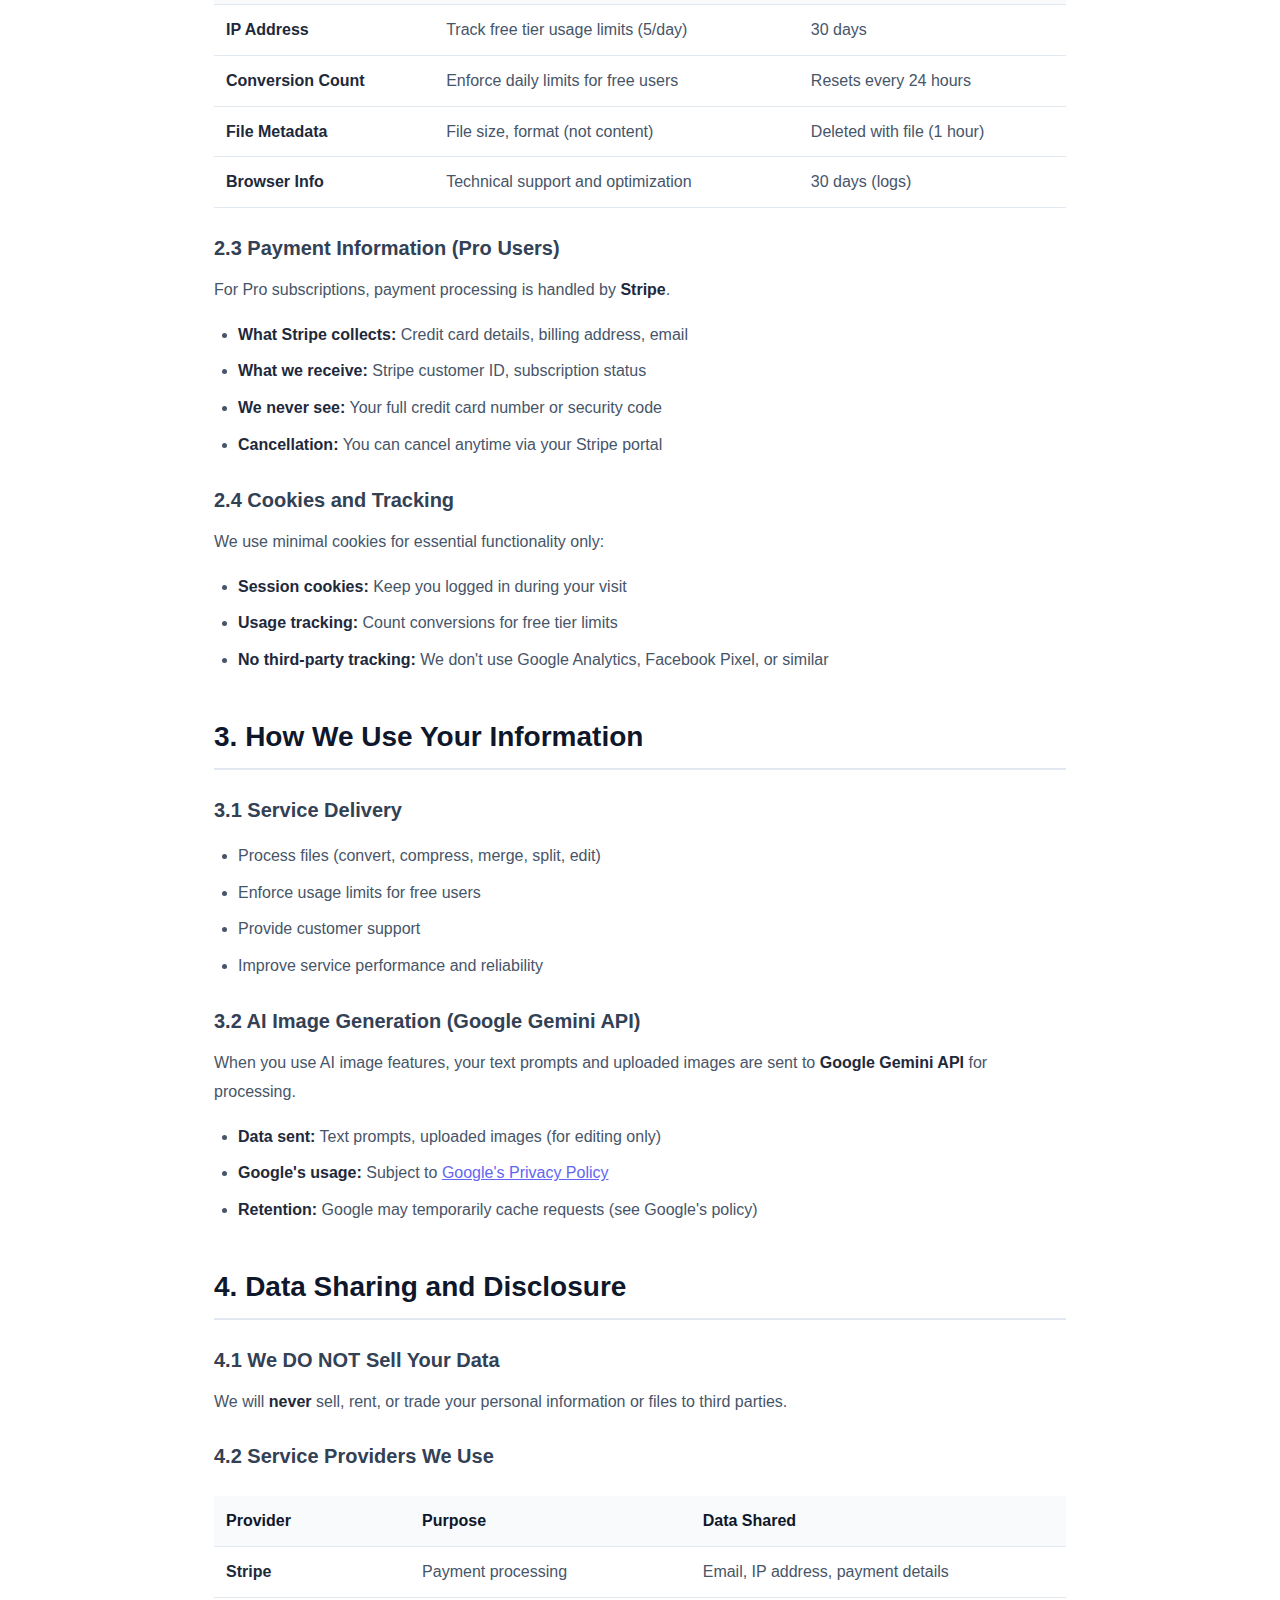
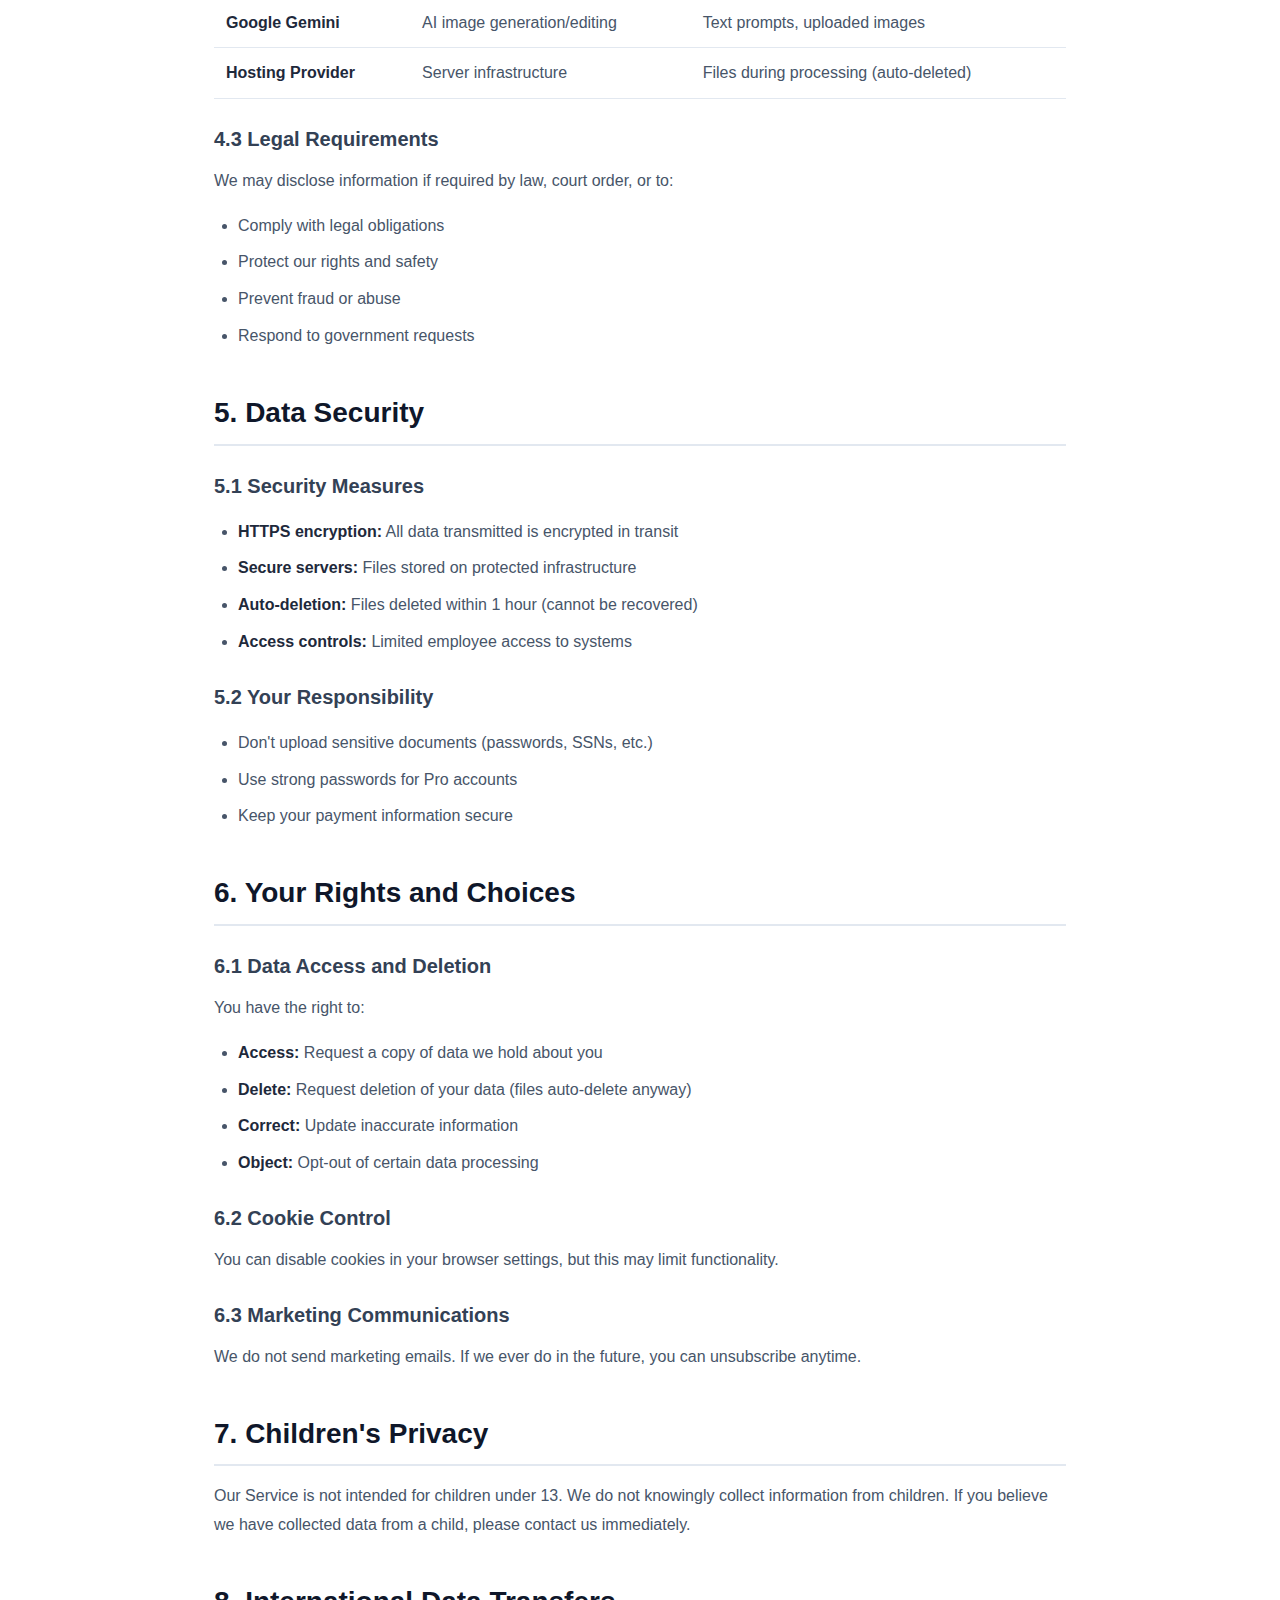
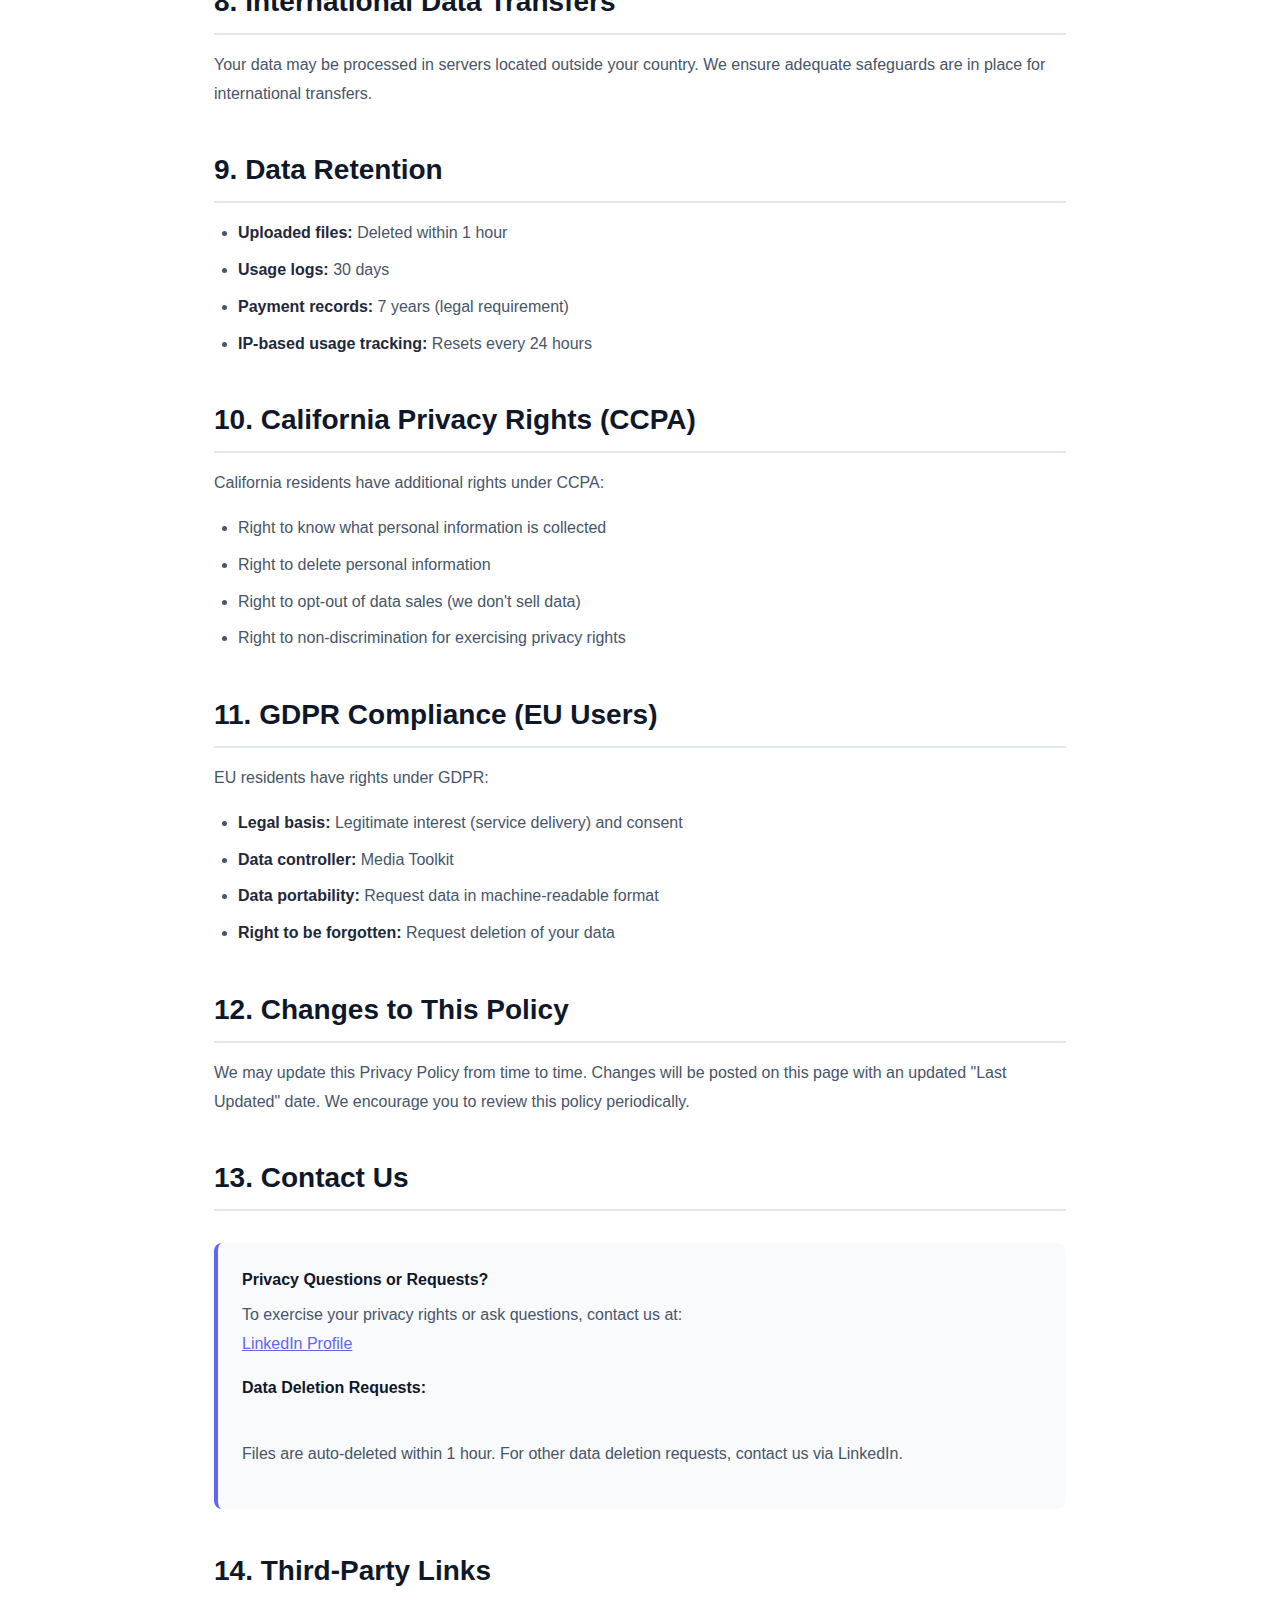
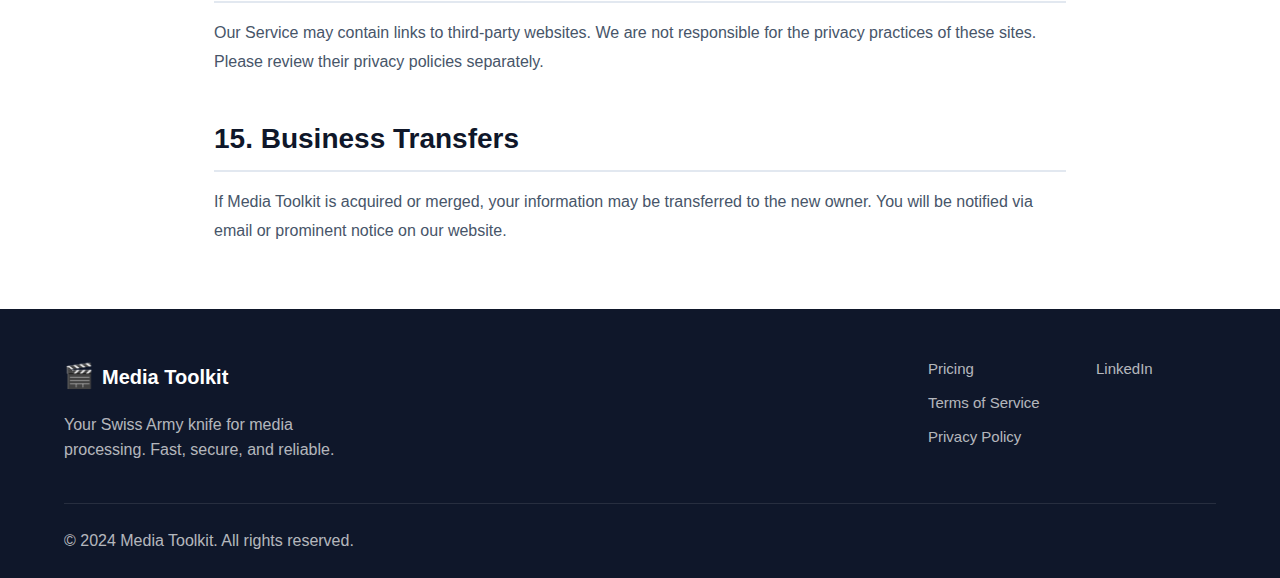
<file: templates/privacy.html>
<!DOCTYPE html>
<html lang="en">
<head>
    <meta charset="UTF-8">
    <meta name="viewport" content="width=device-width, initial-scale=1.0">
    <title>Privacy Policy - Media Toolkit</title>
    <meta name="robots" content="index, follow">
    <link rel="stylesheet" href="/static/css/landing.css">
    <style>
        .legal-page {
            max-width: 900px;
            margin: 0 auto;
            padding: 3rem 1.5rem;
            background: white;
            min-height: 80vh;
        }

        .legal-header {
            background: linear-gradient(135deg, #667eea 0%, #764ba2 100%);
            color: white;
            padding: 3rem 0;
            text-align: center;
            margin-bottom: 3rem;
        }

        .legal-header h1 {
            font-size: 2.5rem;
            font-weight: 700;
            margin-bottom: 0.5rem;
        }

        .legal-header p {
            font-size: 1rem;
            opacity: 0.9;
        }

        .legal-content h2 {
            font-size: 1.75rem;
            font-weight: 700;
            color: #0f172a;
            margin: 2.5rem 0 1rem 0;
            padding-bottom: 0.5rem;
            border-bottom: 2px solid #e2e8f0;
        }

        .legal-content h3 {
            font-size: 1.25rem;
            font-weight: 600;
            color: #334155;
            margin: 1.5rem 0 0.75rem 0;
        }

        .legal-content p {
            color: #475569;
            line-height: 1.8;
            margin-bottom: 1rem;
        }

        .legal-content ul, .legal-content ol {
            color: #475569;
            line-height: 1.8;
            margin: 1rem 0 1rem 1.5rem;
        }

        .legal-content li {
            margin-bottom: 0.5rem;
        }

        .legal-content strong {
            color: #1e293b;
            font-weight: 600;
        }

        .legal-content a {
            color: #6366f1;
            text-decoration: underline;
        }

        .legal-content a:hover {
            color: #4f46e5;
        }

        .last-updated {
            background: #f1f5f9;
            padding: 1rem 1.5rem;
            border-radius: 0.5rem;
            color: #64748b;
            font-size: 0.95rem;
            margin-bottom: 2rem;
        }

        .highlight-box {
            background: #f0f9ff;
            border-left: 4px solid #3b82f6;
            padding: 1.5rem;
            border-radius: 0.5rem;
            margin: 1.5rem 0;
        }

        .highlight-box strong {
            color: #0f172a;
            display: block;
            margin-bottom: 0.5rem;
        }

        .contact-box {
            background: #f8fafc;
            border-left: 4px solid #6366f1;
            padding: 1.5rem;
            border-radius: 0.5rem;
            margin: 2rem 0;
        }

        .contact-box strong {
            color: #0f172a;
            display: block;
            margin-bottom: 0.5rem;
        }

        .data-table {
            width: 100%;
            border-collapse: collapse;
            margin: 1.5rem 0;
        }

        .data-table th, .data-table td {
            padding: 0.75rem;
            text-align: left;
            border-bottom: 1px solid #e2e8f0;
        }

        .data-table th {
            background: #f8fafc;
            font-weight: 600;
            color: #0f172a;
        }

        .data-table td {
            color: #475569;
        }
    </style>
</head>
<body>
    <!-- Header -->
    <header class="header">
        <nav class="nav-container">
            <a href="/" class="logo">
                <span class="logo-icon">🎬</span>
                <span>Media Toolkit</span>
            </a>
            <div class="nav-links">
                <a href="/">Home</a>
                <a href="/app">Launch App</a>
                <a href="/pricing">Pricing</a>
            </div>
        </nav>
    </header>

    <!-- Legal Header -->
    <div class="legal-header">
        <h1>Privacy Policy</h1>
        <p>Your privacy is critically important to us</p>
    </div>

    <!-- Legal Content -->
    <div class="legal-page">
        <div class="last-updated">
            <strong>Last Updated:</strong> December 11, 2024
        </div>

        <div class="highlight-box">
            <strong>🔒 TL;DR - Your Privacy at a Glance:</strong>
            <ul style="margin-top: 0.5rem;">
                <li>We <strong>automatically delete all files within 1 hour</strong></li>
                <li>We <strong>don't sell your data</strong> to anyone</li>
                <li>We track usage by <strong>IP address</strong> (for free tier limits)</li>
                <li>We use <strong>cookies only for essential functionality</strong></li>
                <li><strong>No registration required</strong> for basic use</li>
            </ul>
        </div>

        <div class="legal-content">
            <h2>1. Introduction</h2>
            <p>
                Media Toolkit ("we", "us", or "our") operates the website and service at Media Toolkit.
                This Privacy Policy explains how we collect, use, disclose, and safeguard your information
                when you use our Service.
            </p>
            <p>
                By using our Service, you consent to the data practices described in this policy.
            </p>

            <h2>2. Information We Collect</h2>

            <h3>2.1 Files You Upload</h3>
            <p>
                When you use our tools, you upload files (images, videos, PDFs, etc.) for processing.
            </p>
            <ul>
                <li><strong>What we do:</strong> Process your files to provide the requested service</li>
                <li><strong>Storage:</strong> Files are stored temporarily on our servers during processing</li>
                <li><strong>Deletion:</strong> All files are automatically deleted within 1 hour</li>
                <li><strong>Access:</strong> Only you can download your processed files via unique links</li>
                <li><strong>No backups:</strong> We do not create backups or permanent copies</li>
            </ul>

            <h3>2.2 Usage Information</h3>
            <table class="data-table">
                <thead>
                    <tr>
                        <th>Data Type</th>
                        <th>Purpose</th>
                        <th>Retention</th>
                    </tr>
                </thead>
                <tbody>
                    <tr>
                        <td><strong>IP Address</strong></td>
                        <td>Track free tier usage limits (5/day)</td>
                        <td>30 days</td>
                    </tr>
                    <tr>
                        <td><strong>Conversion Count</strong></td>
                        <td>Enforce daily limits for free users</td>
                        <td>Resets every 24 hours</td>
                    </tr>
                    <tr>
                        <td><strong>File Metadata</strong></td>
                        <td>File size, format (not content)</td>
                        <td>Deleted with file (1 hour)</td>
                    </tr>
                    <tr>
                        <td><strong>Browser Info</strong></td>
                        <td>Technical support and optimization</td>
                        <td>30 days (logs)</td>
                    </tr>
                </tbody>
            </table>

            <h3>2.3 Payment Information (Pro Users)</h3>
            <p>
                For Pro subscriptions, payment processing is handled by <strong>Stripe</strong>.
            </p>
            <ul>
                <li><strong>What Stripe collects:</strong> Credit card details, billing address, email</li>
                <li><strong>What we receive:</strong> Stripe customer ID, subscription status</li>
                <li><strong>We never see:</strong> Your full credit card number or security code</li>
                <li><strong>Cancellation:</strong> You can cancel anytime via your Stripe portal</li>
            </ul>

            <h3>2.4 Cookies and Tracking</h3>
            <p>
                We use minimal cookies for essential functionality only:
            </p>
            <ul>
                <li><strong>Session cookies:</strong> Keep you logged in during your visit</li>
                <li><strong>Usage tracking:</strong> Count conversions for free tier limits</li>
                <li><strong>No third-party tracking:</strong> We don't use Google Analytics, Facebook Pixel, or similar</li>
            </ul>

            <h2>3. How We Use Your Information</h2>

            <h3>3.1 Service Delivery</h3>
            <ul>
                <li>Process files (convert, compress, merge, split, edit)</li>
                <li>Enforce usage limits for free users</li>
                <li>Provide customer support</li>
                <li>Improve service performance and reliability</li>
            </ul>

            <h3>3.2 AI Image Generation (Google Gemini API)</h3>
            <p>
                When you use AI image features, your text prompts and uploaded images are sent to
                <strong>Google Gemini API</strong> for processing.
            </p>
            <ul>
                <li><strong>Data sent:</strong> Text prompts, uploaded images (for editing only)</li>
                <li><strong>Google's usage:</strong> Subject to <a href="https://policies.google.com/privacy" target="_blank">Google's Privacy Policy</a></li>
                <li><strong>Retention:</strong> Google may temporarily cache requests (see Google's policy)</li>
            </ul>

            <h2>4. Data Sharing and Disclosure</h2>

            <h3>4.1 We DO NOT Sell Your Data</h3>
            <p>
                We will <strong>never</strong> sell, rent, or trade your personal information or files to third parties.
            </p>

            <h3>4.2 Service Providers We Use</h3>
            <table class="data-table">
                <thead>
                    <tr>
                        <th>Provider</th>
                        <th>Purpose</th>
                        <th>Data Shared</th>
                    </tr>
                </thead>
                <tbody>
                    <tr>
                        <td><strong>Stripe</strong></td>
                        <td>Payment processing</td>
                        <td>Email, IP address, payment details</td>
                    </tr>
                    <tr>
                        <td><strong>Google Gemini</strong></td>
                        <td>AI image generation/editing</td>
                        <td>Text prompts, uploaded images</td>
                    </tr>
                    <tr>
                        <td><strong>Hosting Provider</strong></td>
                        <td>Server infrastructure</td>
                        <td>Files during processing (auto-deleted)</td>
                    </tr>
                </tbody>
            </table>

            <h3>4.3 Legal Requirements</h3>
            <p>
                We may disclose information if required by law, court order, or to:
            </p>
            <ul>
                <li>Comply with legal obligations</li>
                <li>Protect our rights and safety</li>
                <li>Prevent fraud or abuse</li>
                <li>Respond to government requests</li>
            </ul>

            <h2>5. Data Security</h2>

            <h3>5.1 Security Measures</h3>
            <ul>
                <li><strong>HTTPS encryption:</strong> All data transmitted is encrypted in transit</li>
                <li><strong>Secure servers:</strong> Files stored on protected infrastructure</li>
                <li><strong>Auto-deletion:</strong> Files deleted within 1 hour (cannot be recovered)</li>
                <li><strong>Access controls:</strong> Limited employee access to systems</li>
            </ul>

            <h3>5.2 Your Responsibility</h3>
            <ul>
                <li>Don't upload sensitive documents (passwords, SSNs, etc.)</li>
                <li>Use strong passwords for Pro accounts</li>
                <li>Keep your payment information secure</li>
            </ul>

            <h2>6. Your Rights and Choices</h2>

            <h3>6.1 Data Access and Deletion</h3>
            <p>You have the right to:</p>
            <ul>
                <li><strong>Access:</strong> Request a copy of data we hold about you</li>
                <li><strong>Delete:</strong> Request deletion of your data (files auto-delete anyway)</li>
                <li><strong>Correct:</strong> Update inaccurate information</li>
                <li><strong>Object:</strong> Opt-out of certain data processing</li>
            </ul>

            <h3>6.2 Cookie Control</h3>
            <p>
                You can disable cookies in your browser settings, but this may limit functionality.
            </p>

            <h3>6.3 Marketing Communications</h3>
            <p>
                We do not send marketing emails. If we ever do in the future, you can unsubscribe anytime.
            </p>

            <h2>7. Children's Privacy</h2>
            <p>
                Our Service is not intended for children under 13. We do not knowingly collect information
                from children. If you believe we have collected data from a child, please contact us immediately.
            </p>

            <h2>8. International Data Transfers</h2>
            <p>
                Your data may be processed in servers located outside your country. We ensure adequate
                safeguards are in place for international transfers.
            </p>

            <h2>9. Data Retention</h2>
            <ul>
                <li><strong>Uploaded files:</strong> Deleted within 1 hour</li>
                <li><strong>Usage logs:</strong> 30 days</li>
                <li><strong>Payment records:</strong> 7 years (legal requirement)</li>
                <li><strong>IP-based usage tracking:</strong> Resets every 24 hours</li>
            </ul>

            <h2>10. California Privacy Rights (CCPA)</h2>
            <p>
                California residents have additional rights under CCPA:
            </p>
            <ul>
                <li>Right to know what personal information is collected</li>
                <li>Right to delete personal information</li>
                <li>Right to opt-out of data sales (we don't sell data)</li>
                <li>Right to non-discrimination for exercising privacy rights</li>
            </ul>

            <h2>11. GDPR Compliance (EU Users)</h2>
            <p>
                EU residents have rights under GDPR:
            </p>
            <ul>
                <li><strong>Legal basis:</strong> Legitimate interest (service delivery) and consent</li>
                <li><strong>Data controller:</strong> Media Toolkit</li>
                <li><strong>Data portability:</strong> Request data in machine-readable format</li>
                <li><strong>Right to be forgotten:</strong> Request deletion of your data</li>
            </ul>

            <h2>12. Changes to This Policy</h2>
            <p>
                We may update this Privacy Policy from time to time. Changes will be posted on this page
                with an updated "Last Updated" date. We encourage you to review this policy periodically.
            </p>

            <h2>13. Contact Us</h2>
            <div class="contact-box">
                <strong>Privacy Questions or Requests?</strong>
                <p>
                    To exercise your privacy rights or ask questions, contact us at:<br>
                    <a href="https://www.linkedin.com/in/mark-moran-blockchain-solutions-architect/" target="_blank">LinkedIn Profile</a>
                </p>
                <p style="margin-top: 1rem;">
                    <strong>Data Deletion Requests:</strong><br>
                    Files are auto-deleted within 1 hour. For other data deletion requests, contact us via LinkedIn.
                </p>
            </div>

            <h2>14. Third-Party Links</h2>
            <p>
                Our Service may contain links to third-party websites. We are not responsible for the
                privacy practices of these sites. Please review their privacy policies separately.
            </p>

            <h2>15. Business Transfers</h2>
            <p>
                If Media Toolkit is acquired or merged, your information may be transferred to the new owner.
                You will be notified via email or prominent notice on our website.
            </p>
        </div>
    </div>

    <!-- Footer -->
    <footer class="footer">
        <div class="container">
            <div class="footer-content">
                <div class="footer-brand">
                    <div class="logo">
                        <span class="logo-icon">🎬</span>
                        <span>Media Toolkit</span>
                    </div>
                    <p>Your Swiss Army knife for media processing. Fast, secure, and reliable.</p>
                </div>

                <div class="footer-links">
                    <div class="footer-column">
                        <a href="/pricing">Pricing</a>
                        <a href="/terms">Terms of Service</a>
                        <a href="/privacy">Privacy Policy</a>
                    </div>
                    <div class="footer-column">
                        <a href="https://www.linkedin.com/in/mark-moran-blockchain-solutions-architect/" target="_blank" rel="noopener">LinkedIn</a>
                    </div>
                </div>
            </div>

            <div class="footer-bottom">
                <p>&copy; 2024 Media Toolkit. All rights reserved.</p>
            </div>
        </div>
    </footer>
</body>
</html>
</file>
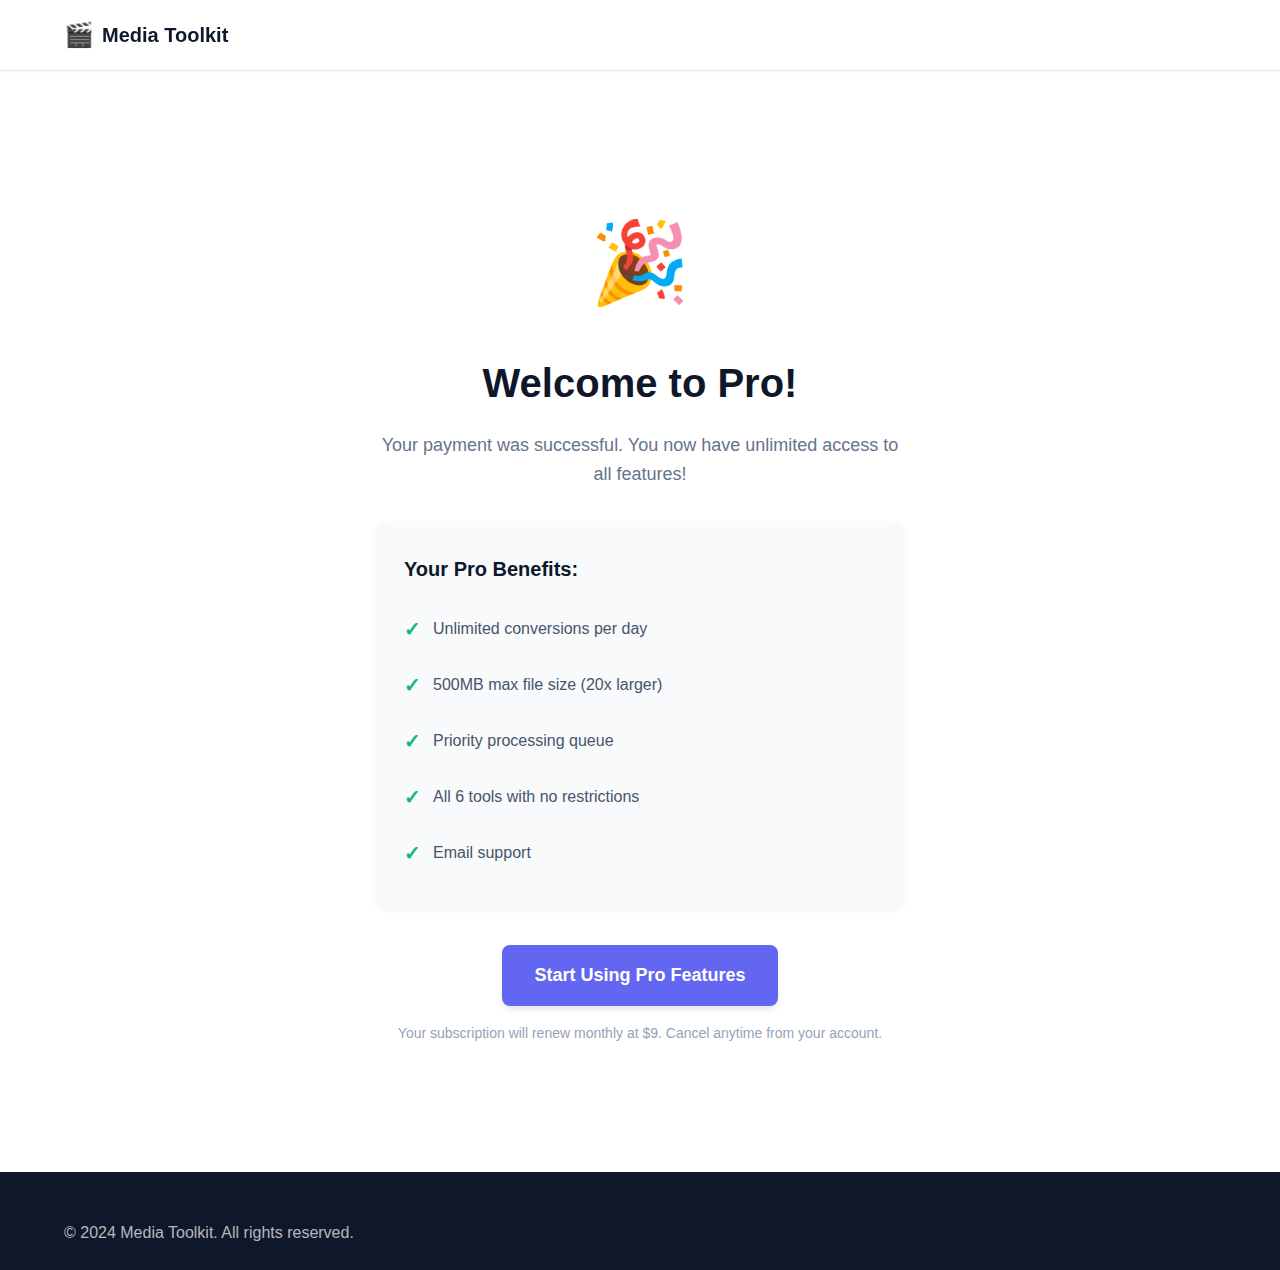
<file: templates/success.html>
<!DOCTYPE html>
<html lang="en">
<head>
    <meta charset="UTF-8">
    <meta name="viewport" content="width=device-width, initial-scale=1.0">
    <title>Welcome to Pro! - Media Toolkit</title>
    <link rel="stylesheet" href="/static/css/landing.css">
    <style>
        .success-container {
            max-width: 600px;
            margin: 5rem auto;
            padding: 3rem 2rem;
            text-align: center;
        }

        .success-icon {
            font-size: 5rem;
            margin-bottom: 1.5rem;
            animation: bounceIn 0.6s ease;
        }

        .success-title {
            font-size: 2.5rem;
            font-weight: 700;
            color: #0f172a;
            margin-bottom: 1rem;
        }

        .success-message {
            font-size: 1.125rem;
            color: #64748b;
            margin-bottom: 2rem;
            line-height: 1.6;
        }

        .success-features {
            background: #f8fafc;
            border-radius: 1rem;
            padding: 2rem;
            margin-bottom: 2rem;
            text-align: left;
        }

        .success-features h3 {
            font-size: 1.25rem;
            font-weight: 600;
            margin-bottom: 1rem;
            color: #0f172a;
        }

        .success-features ul {
            list-style: none;
            padding: 0;
        }

        .success-features li {
            padding: 0.75rem 0;
            color: #475569;
            display: flex;
            align-items: center;
            gap: 0.75rem;
        }

        .success-features li::before {
            content: "✓";
            color: #10b981;
            font-weight: 700;
            font-size: 1.25rem;
        }

        @keyframes bounceIn {
            0% {
                transform: scale(0);
                opacity: 0;
            }
            50% {
                transform: scale(1.2);
            }
            100% {
                transform: scale(1);
                opacity: 1;
            }
        }
    </style>
</head>
<body>
    <!-- Header -->
    <header class="header">
        <nav class="nav-container">
            <a href="/" class="logo">
                <span class="logo-icon">🎬</span>
                <span class="logo-text">Media Toolkit</span>
            </a>
        </nav>
    </header>

    <!-- Success Message -->
    <div class="success-container">
        <div class="success-icon">🎉</div>
        <h1 class="success-title">Welcome to Pro!</h1>
        <p class="success-message">
            Your payment was successful. You now have unlimited access to all features!
        </p>

        <div class="success-features">
            <h3>Your Pro Benefits:</h3>
            <ul>
                <li>Unlimited conversions per day</li>
                <li>500MB max file size (20x larger)</li>
                <li>Priority processing queue</li>
                <li>All 6 tools with no restrictions</li>
                <li>Email support</li>
            </ul>
        </div>

        <a href="/app" class="btn-primary btn-large" style="display: inline-block; margin-bottom: 1rem;">
            Start Using Pro Features
        </a>

        <p style="color: #94a3b8; font-size: 0.875rem;">
            Your subscription will renew monthly at $9. Cancel anytime from your account.
        </p>
    </div>

    <!-- Footer -->
    <footer class="footer">
        <div class="container">
            <div class="footer-bottom" style="border-top: none; padding-top: 0;">
                <p>&copy; 2024 Media Toolkit. All rights reserved.</p>
            </div>
        </div>
    </footer>
</body>
</html>
</file>
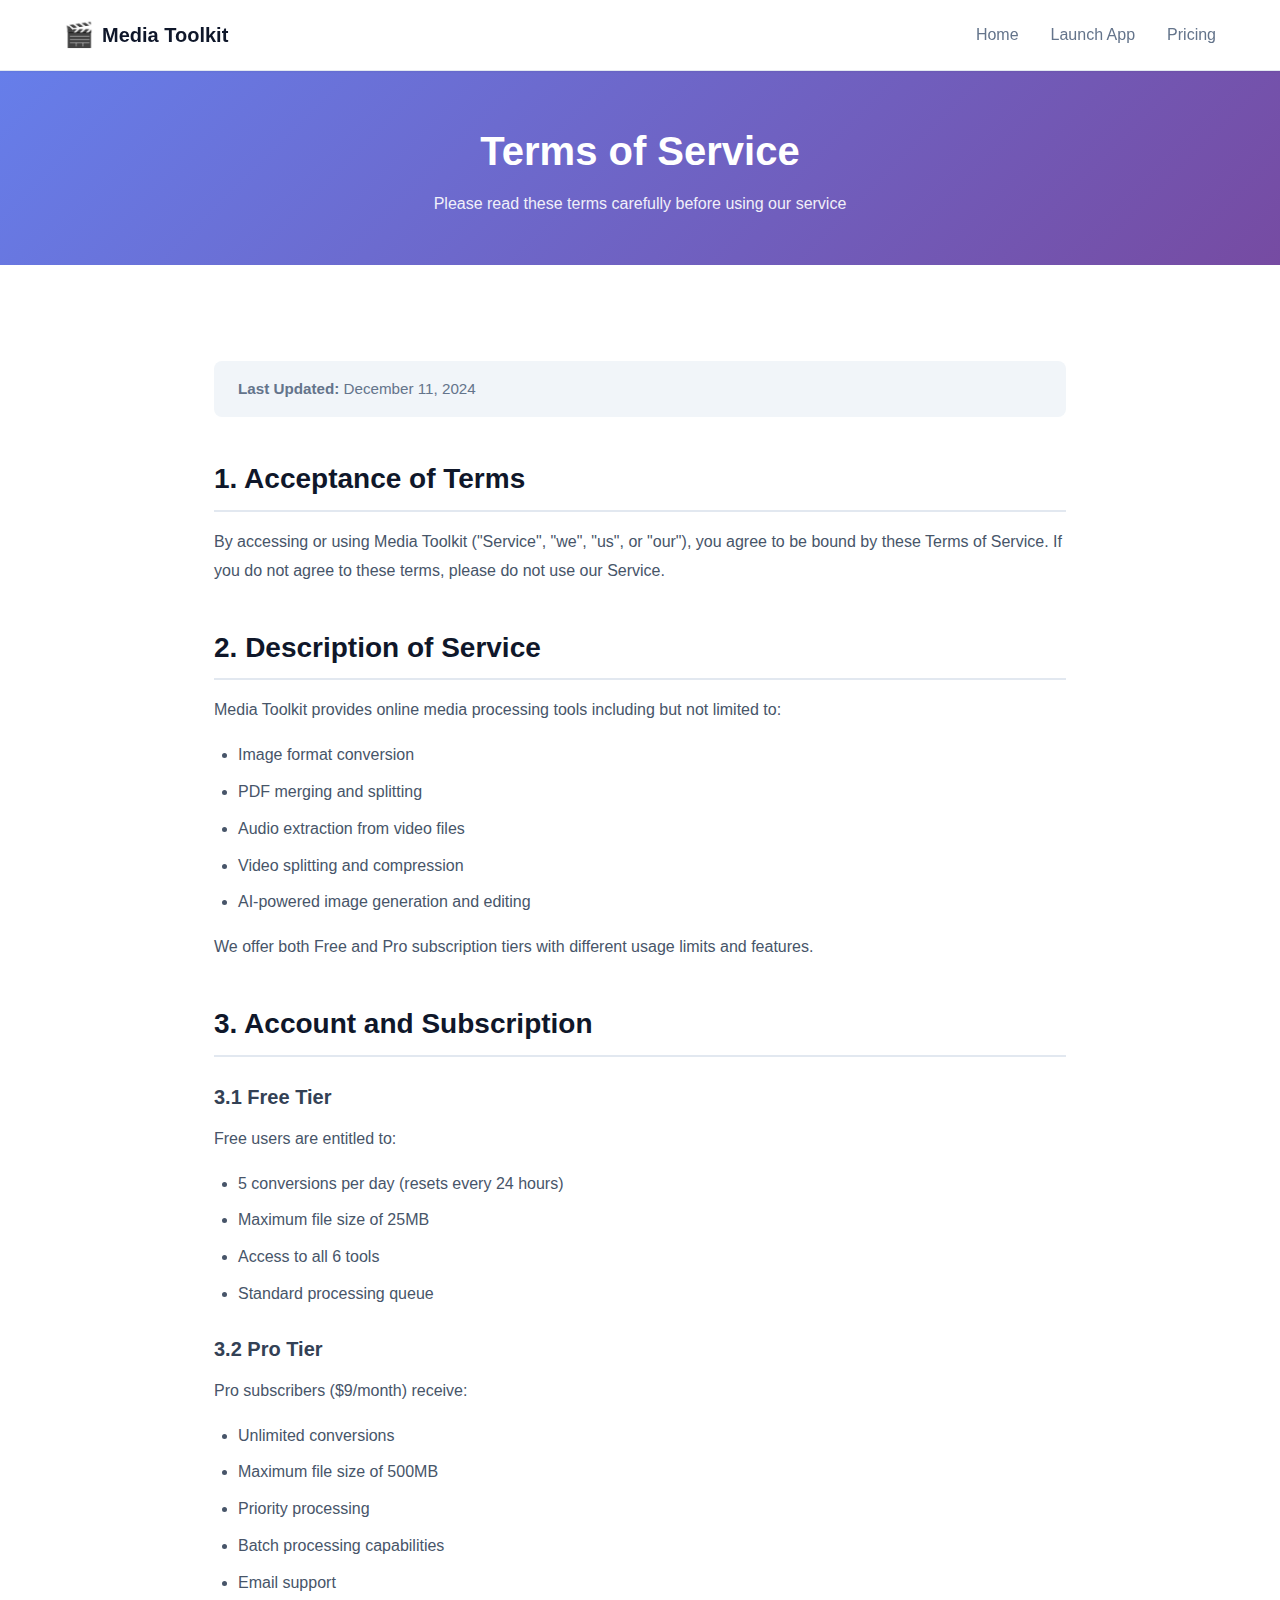
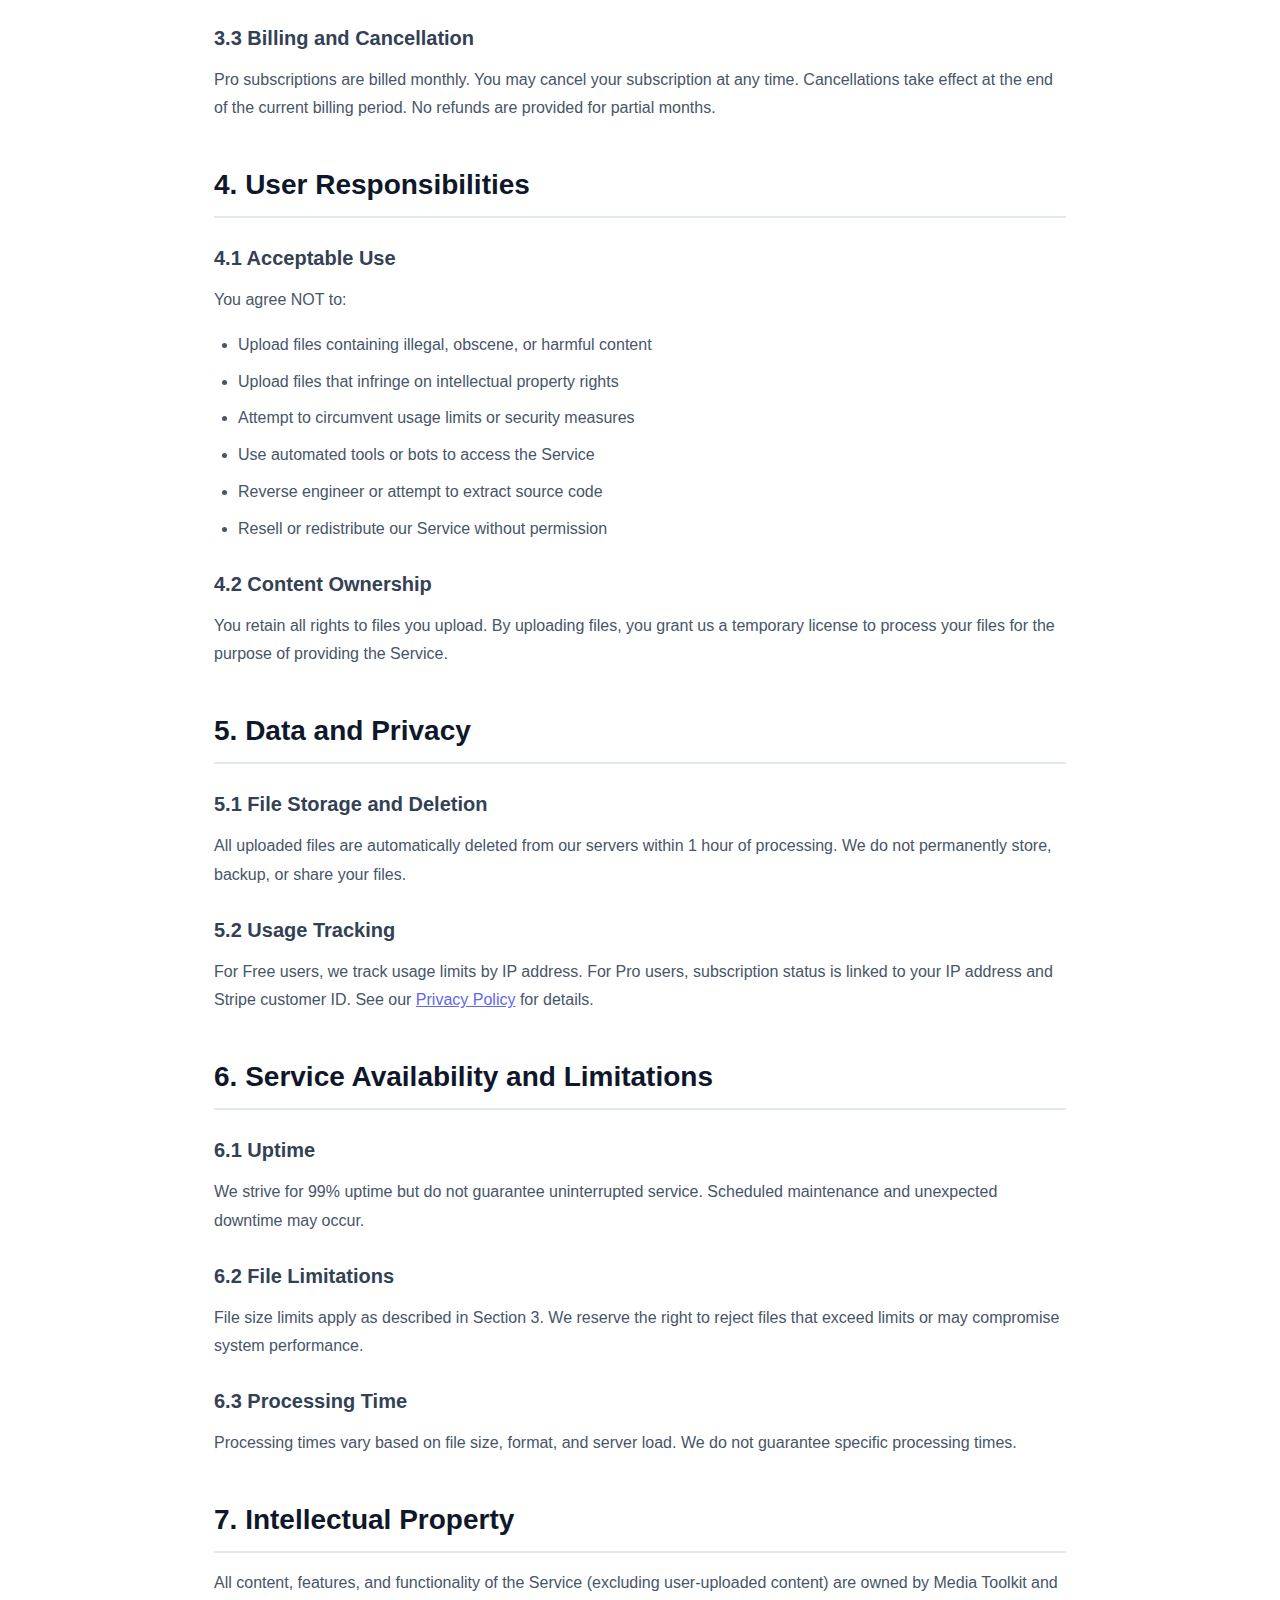
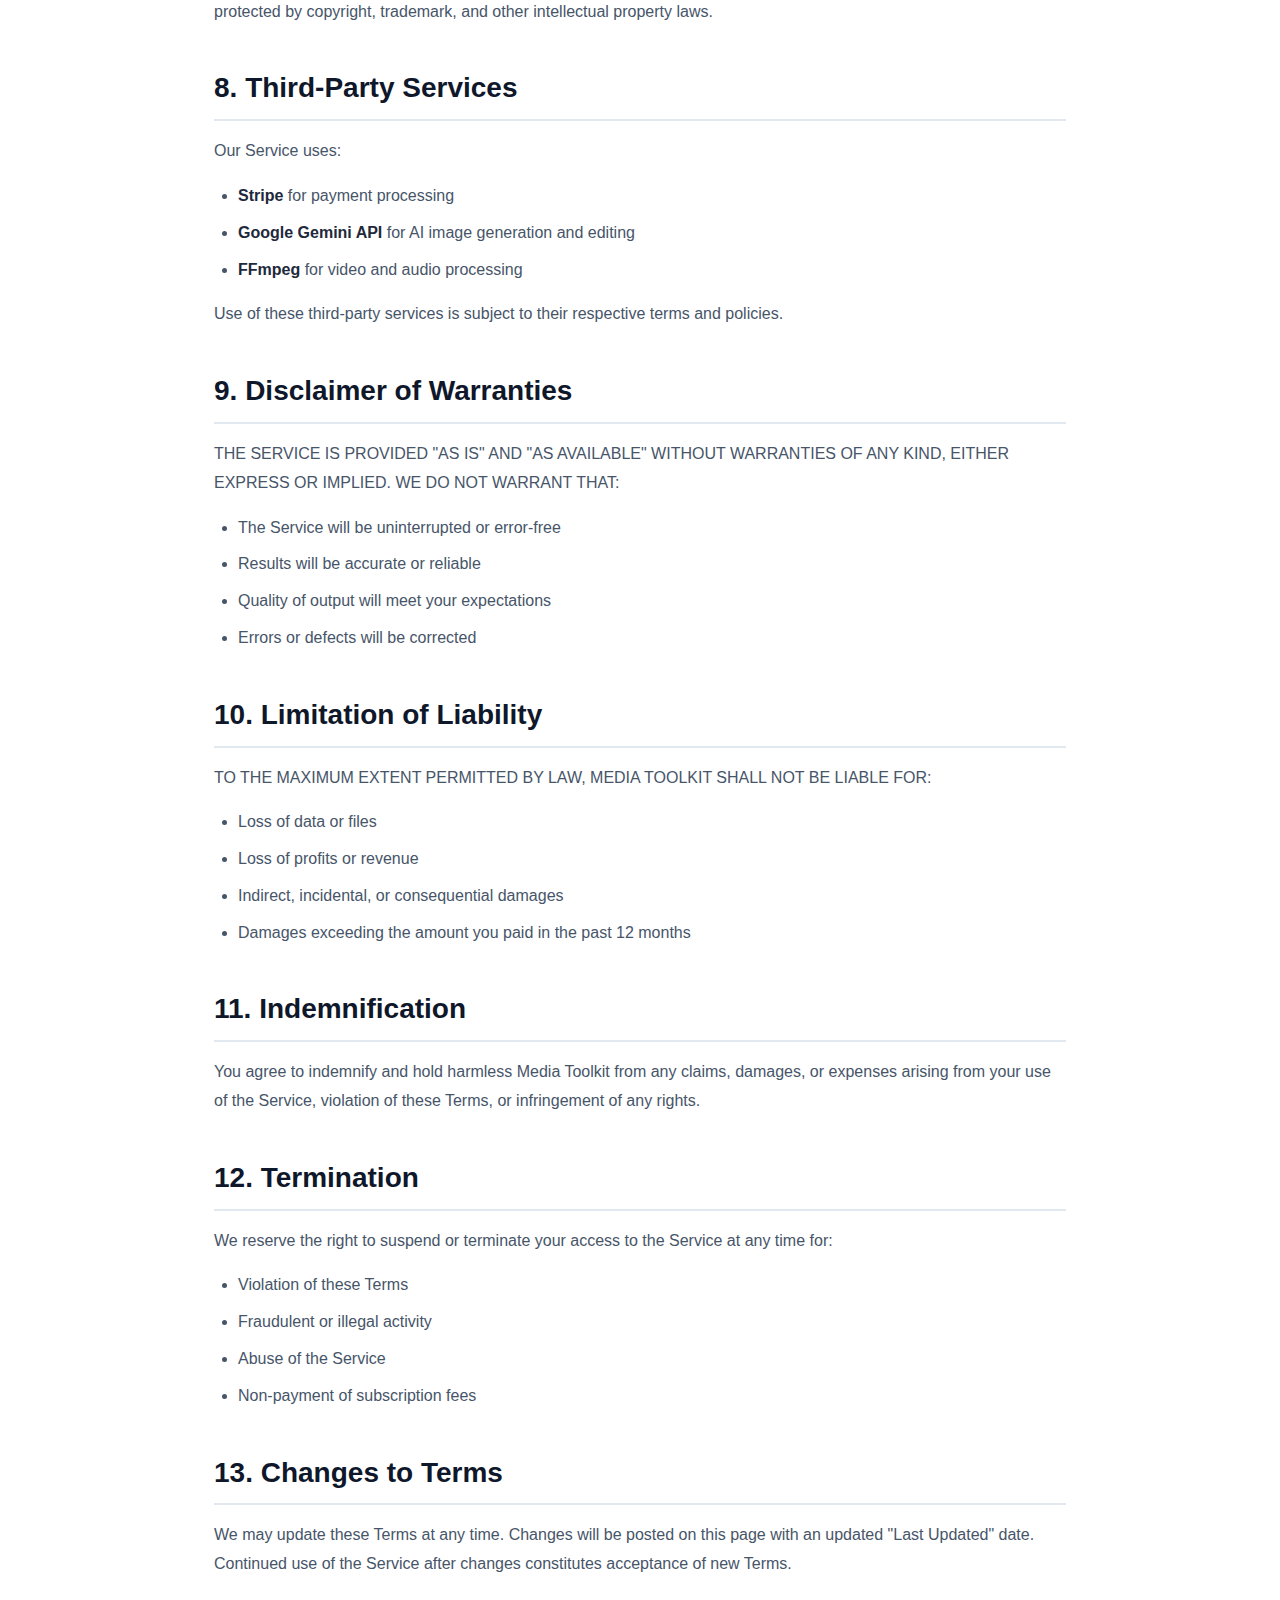
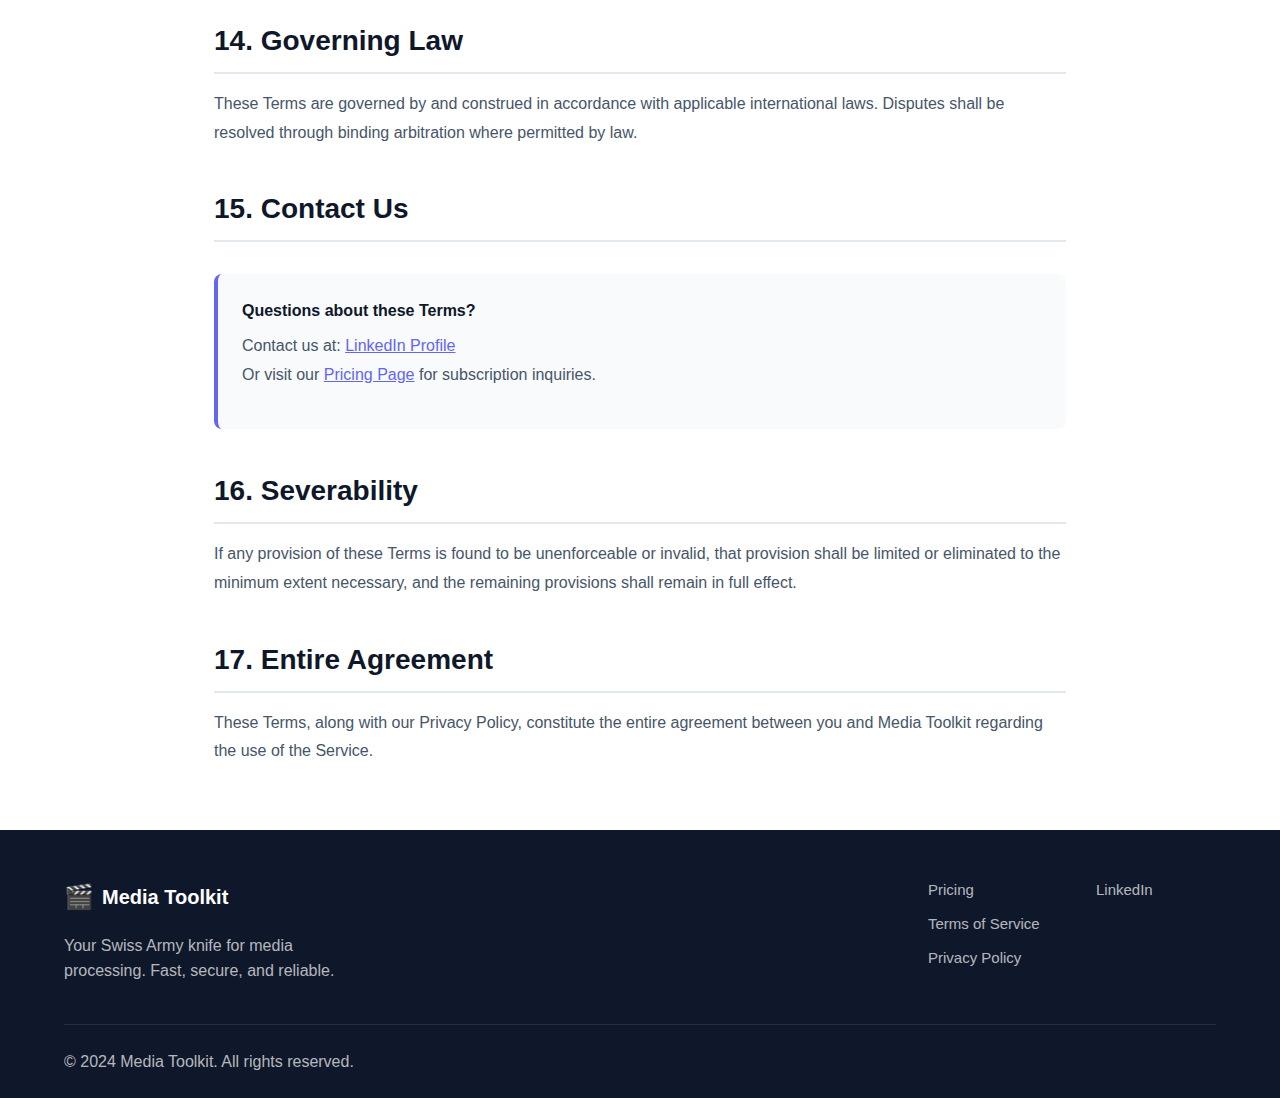
<file: templates/terms.html>
<!DOCTYPE html>
<html lang="en">
<head>
    <meta charset="UTF-8">
    <meta name="viewport" content="width=device-width, initial-scale=1.0">
    <title>Terms of Service - Media Toolkit</title>
    <meta name="robots" content="index, follow">
    <link rel="stylesheet" href="/static/css/landing.css">
    <style>
        .legal-page {
            max-width: 900px;
            margin: 0 auto;
            padding: 3rem 1.5rem;
            background: white;
            min-height: 80vh;
        }

        .legal-header {
            background: linear-gradient(135deg, #667eea 0%, #764ba2 100%);
            color: white;
            padding: 3rem 0;
            text-align: center;
            margin-bottom: 3rem;
        }

        .legal-header h1 {
            font-size: 2.5rem;
            font-weight: 700;
            margin-bottom: 0.5rem;
        }

        .legal-header p {
            font-size: 1rem;
            opacity: 0.9;
        }

        .legal-content h2 {
            font-size: 1.75rem;
            font-weight: 700;
            color: #0f172a;
            margin: 2.5rem 0 1rem 0;
            padding-bottom: 0.5rem;
            border-bottom: 2px solid #e2e8f0;
        }

        .legal-content h3 {
            font-size: 1.25rem;
            font-weight: 600;
            color: #334155;
            margin: 1.5rem 0 0.75rem 0;
        }

        .legal-content p {
            color: #475569;
            line-height: 1.8;
            margin-bottom: 1rem;
        }

        .legal-content ul, .legal-content ol {
            color: #475569;
            line-height: 1.8;
            margin: 1rem 0 1rem 1.5rem;
        }

        .legal-content li {
            margin-bottom: 0.5rem;
        }

        .legal-content strong {
            color: #1e293b;
            font-weight: 600;
        }

        .legal-content a {
            color: #6366f1;
            text-decoration: underline;
        }

        .legal-content a:hover {
            color: #4f46e5;
        }

        .last-updated {
            background: #f1f5f9;
            padding: 1rem 1.5rem;
            border-radius: 0.5rem;
            color: #64748b;
            font-size: 0.95rem;
            margin-bottom: 2rem;
        }

        .contact-box {
            background: #f8fafc;
            border-left: 4px solid #6366f1;
            padding: 1.5rem;
            border-radius: 0.5rem;
            margin: 2rem 0;
        }

        .contact-box strong {
            color: #0f172a;
            display: block;
            margin-bottom: 0.5rem;
        }
    </style>
</head>
<body>
    <!-- Header -->
    <header class="header">
        <nav class="nav-container">
            <a href="/" class="logo">
                <span class="logo-icon">🎬</span>
                <span>Media Toolkit</span>
            </a>
            <div class="nav-links">
                <a href="/">Home</a>
                <a href="/app">Launch App</a>
                <a href="/pricing">Pricing</a>
            </div>
        </nav>
    </header>

    <!-- Legal Header -->
    <div class="legal-header">
        <h1>Terms of Service</h1>
        <p>Please read these terms carefully before using our service</p>
    </div>

    <!-- Legal Content -->
    <div class="legal-page">
        <div class="last-updated">
            <strong>Last Updated:</strong> December 11, 2024
        </div>

        <div class="legal-content">
            <h2>1. Acceptance of Terms</h2>
            <p>
                By accessing or using Media Toolkit ("Service", "we", "us", or "our"), you agree to be bound by these Terms of Service.
                If you do not agree to these terms, please do not use our Service.
            </p>

            <h2>2. Description of Service</h2>
            <p>
                Media Toolkit provides online media processing tools including but not limited to:
            </p>
            <ul>
                <li>Image format conversion</li>
                <li>PDF merging and splitting</li>
                <li>Audio extraction from video files</li>
                <li>Video splitting and compression</li>
                <li>AI-powered image generation and editing</li>
            </ul>
            <p>
                We offer both Free and Pro subscription tiers with different usage limits and features.
            </p>

            <h2>3. Account and Subscription</h2>

            <h3>3.1 Free Tier</h3>
            <p>
                Free users are entitled to:
            </p>
            <ul>
                <li>5 conversions per day (resets every 24 hours)</li>
                <li>Maximum file size of 25MB</li>
                <li>Access to all 6 tools</li>
                <li>Standard processing queue</li>
            </ul>

            <h3>3.2 Pro Tier</h3>
            <p>
                Pro subscribers ($9/month) receive:
            </p>
            <ul>
                <li>Unlimited conversions</li>
                <li>Maximum file size of 500MB</li>
                <li>Priority processing</li>
                <li>Batch processing capabilities</li>
                <li>Email support</li>
            </ul>

            <h3>3.3 Billing and Cancellation</h3>
            <p>
                Pro subscriptions are billed monthly. You may cancel your subscription at any time.
                Cancellations take effect at the end of the current billing period. No refunds are provided for partial months.
            </p>

            <h2>4. User Responsibilities</h2>

            <h3>4.1 Acceptable Use</h3>
            <p>You agree NOT to:</p>
            <ul>
                <li>Upload files containing illegal, obscene, or harmful content</li>
                <li>Upload files that infringe on intellectual property rights</li>
                <li>Attempt to circumvent usage limits or security measures</li>
                <li>Use automated tools or bots to access the Service</li>
                <li>Reverse engineer or attempt to extract source code</li>
                <li>Resell or redistribute our Service without permission</li>
            </ul>

            <h3>4.2 Content Ownership</h3>
            <p>
                You retain all rights to files you upload. By uploading files, you grant us a temporary license
                to process your files for the purpose of providing the Service.
            </p>

            <h2>5. Data and Privacy</h2>

            <h3>5.1 File Storage and Deletion</h3>
            <p>
                All uploaded files are automatically deleted from our servers within 1 hour of processing.
                We do not permanently store, backup, or share your files.
            </p>

            <h3>5.2 Usage Tracking</h3>
            <p>
                For Free users, we track usage limits by IP address. For Pro users, subscription status is
                linked to your IP address and Stripe customer ID. See our <a href="/privacy">Privacy Policy</a> for details.
            </p>

            <h2>6. Service Availability and Limitations</h2>

            <h3>6.1 Uptime</h3>
            <p>
                We strive for 99% uptime but do not guarantee uninterrupted service. Scheduled maintenance
                and unexpected downtime may occur.
            </p>

            <h3>6.2 File Limitations</h3>
            <p>
                File size limits apply as described in Section 3. We reserve the right to reject files that
                exceed limits or may compromise system performance.
            </p>

            <h3>6.3 Processing Time</h3>
            <p>
                Processing times vary based on file size, format, and server load. We do not guarantee
                specific processing times.
            </p>

            <h2>7. Intellectual Property</h2>
            <p>
                All content, features, and functionality of the Service (excluding user-uploaded content) are
                owned by Media Toolkit and protected by copyright, trademark, and other intellectual property laws.
            </p>

            <h2>8. Third-Party Services</h2>
            <p>
                Our Service uses:
            </p>
            <ul>
                <li><strong>Stripe</strong> for payment processing</li>
                <li><strong>Google Gemini API</strong> for AI image generation and editing</li>
                <li><strong>FFmpeg</strong> for video and audio processing</li>
            </ul>
            <p>
                Use of these third-party services is subject to their respective terms and policies.
            </p>

            <h2>9. Disclaimer of Warranties</h2>
            <p>
                THE SERVICE IS PROVIDED "AS IS" AND "AS AVAILABLE" WITHOUT WARRANTIES OF ANY KIND,
                EITHER EXPRESS OR IMPLIED. WE DO NOT WARRANT THAT:
            </p>
            <ul>
                <li>The Service will be uninterrupted or error-free</li>
                <li>Results will be accurate or reliable</li>
                <li>Quality of output will meet your expectations</li>
                <li>Errors or defects will be corrected</li>
            </ul>

            <h2>10. Limitation of Liability</h2>
            <p>
                TO THE MAXIMUM EXTENT PERMITTED BY LAW, MEDIA TOOLKIT SHALL NOT BE LIABLE FOR:
            </p>
            <ul>
                <li>Loss of data or files</li>
                <li>Loss of profits or revenue</li>
                <li>Indirect, incidental, or consequential damages</li>
                <li>Damages exceeding the amount you paid in the past 12 months</li>
            </ul>

            <h2>11. Indemnification</h2>
            <p>
                You agree to indemnify and hold harmless Media Toolkit from any claims, damages, or expenses
                arising from your use of the Service, violation of these Terms, or infringement of any rights.
            </p>

            <h2>12. Termination</h2>
            <p>
                We reserve the right to suspend or terminate your access to the Service at any time for:
            </p>
            <ul>
                <li>Violation of these Terms</li>
                <li>Fraudulent or illegal activity</li>
                <li>Abuse of the Service</li>
                <li>Non-payment of subscription fees</li>
            </ul>

            <h2>13. Changes to Terms</h2>
            <p>
                We may update these Terms at any time. Changes will be posted on this page with an updated
                "Last Updated" date. Continued use of the Service after changes constitutes acceptance of new Terms.
            </p>

            <h2>14. Governing Law</h2>
            <p>
                These Terms are governed by and construed in accordance with applicable international laws.
                Disputes shall be resolved through binding arbitration where permitted by law.
            </p>

            <h2>15. Contact Us</h2>
            <div class="contact-box">
                <strong>Questions about these Terms?</strong>
                <p>
                    Contact us at: <a href="https://www.linkedin.com/in/mark-moran-blockchain-solutions-architect/" target="_blank">LinkedIn Profile</a><br>
                    Or visit our <a href="/pricing">Pricing Page</a> for subscription inquiries.
                </p>
            </div>

            <h2>16. Severability</h2>
            <p>
                If any provision of these Terms is found to be unenforceable or invalid, that provision shall
                be limited or eliminated to the minimum extent necessary, and the remaining provisions shall remain in full effect.
            </p>

            <h2>17. Entire Agreement</h2>
            <p>
                These Terms, along with our Privacy Policy, constitute the entire agreement between you and
                Media Toolkit regarding the use of the Service.
            </p>
        </div>
    </div>

    <!-- Footer -->
    <footer class="footer">
        <div class="container">
            <div class="footer-content">
                <div class="footer-brand">
                    <div class="logo">
                        <span class="logo-icon">🎬</span>
                        <span>Media Toolkit</span>
                    </div>
                    <p>Your Swiss Army knife for media processing. Fast, secure, and reliable.</p>
                </div>

                <div class="footer-links">
                    <div class="footer-column">
                        <a href="/pricing">Pricing</a>
                        <a href="/terms">Terms of Service</a>
                        <a href="/privacy">Privacy Policy</a>
                    </div>
                    <div class="footer-column">
                        <a href="https://www.linkedin.com/in/mark-moran-blockchain-solutions-architect/" target="_blank" rel="noopener">LinkedIn</a>
                    </div>
                </div>
            </div>

            <div class="footer-bottom">
                <p>&copy; 2024 Media Toolkit. All rights reserved.</p>
            </div>
        </div>
    </footer>
</body>
</html>
</file>
<file: static/css/landing.css>
/* ============================================
   Landing Page Styles - Media Toolkit
   Modern, clean design with focus on conversion
   ============================================ */

/* ============================================
   CSS Variables
   ============================================ */
:root {
    /* Colors */
    --primary: #6366f1;
    --primary-dark: #4f46e5;
    --primary-light: #818cf8;
    --secondary: #ec4899;
    --success: #10b981;
    --warning: #f59e0b;
    --error: #ef4444;

    --text-primary: #0f172a;
    --text-secondary: #64748b;
    --text-light: #94a3b8;

    --bg-primary: #ffffff;
    --bg-secondary: #f8fafc;
    --bg-tertiary: #f1f5f9;

    --border: #e2e8f0;
    --shadow-sm: 0 1px 2px 0 rgba(0, 0, 0, 0.05);
    --shadow-md: 0 4px 6px -1px rgba(0, 0, 0, 0.1);
    --shadow-lg: 0 10px 15px -3px rgba(0, 0, 0, 0.1);
    --shadow-xl: 0 20px 25px -5px rgba(0, 0, 0, 0.1);

    /* Typography */
    --font-sans: 'Inter', -apple-system, BlinkMacSystemFont, 'Segoe UI', sans-serif;

    /* Spacing */
    --spacing-xs: 0.5rem;
    --spacing-sm: 1rem;
    --spacing-md: 1.5rem;
    --spacing-lg: 2rem;
    --spacing-xl: 3rem;
    --spacing-2xl: 4rem;

    /* Border Radius */
    --radius-sm: 0.375rem;
    --radius-md: 0.5rem;
    --radius-lg: 0.75rem;
    --radius-xl: 1rem;

    /* Container */
    --container-max: 1200px;
}

/* ============================================
   Base Styles
   ============================================ */
* {
    margin: 0;
    padding: 0;
    box-sizing: border-box;
}

html {
    scroll-behavior: smooth;
}

body {
    font-family: var(--font-sans);
    color: var(--text-primary);
    background: var(--bg-primary);
    line-height: 1.6;
    -webkit-font-smoothing: antialiased;
    -moz-osx-font-smoothing: grayscale;
}

img {
    max-width: 100%;
    height: auto;
}

a {
    text-decoration: none;
    color: inherit;
}

/* ============================================
   Container
   ============================================ */
.container {
    max-width: var(--container-max);
    margin: 0 auto;
    padding: 0 var(--spacing-md);
}

/* ============================================
   Buttons
   ============================================ */
.btn-primary,
.btn-secondary {
    display: inline-block;
    padding: 0.75rem 1.5rem;
    border-radius: var(--radius-md);
    font-weight: 600;
    font-size: 1rem;
    transition: all 0.3s ease;
    cursor: pointer;
    border: none;
    text-align: center;
}

.btn-primary {
    background: var(--primary);
    color: white !important;
    box-shadow: var(--shadow-md);
}

.btn-primary:hover {
    background: var(--primary-dark);
    transform: translateY(-2px);
    box-shadow: var(--shadow-lg);
    color: white !important;
}

.btn-secondary {
    background: transparent;
    color: white !important;
    border: 2px solid white;
}

.btn-secondary:hover {
    background: white;
    color: var(--primary) !important;
}

.btn-large {
    padding: 1rem 2rem;
    font-size: 1.125rem;
}

/* ============================================
   Header / Navigation
   ============================================ */
.header {
    position: sticky;
    top: 0;
    background: rgba(255, 255, 255, 0.95);
    backdrop-filter: blur(10px);
    border-bottom: 1px solid var(--border);
    z-index: 100;
    box-shadow: var(--shadow-sm);
}

.nav-container {
    max-width: var(--container-max);
    margin: 0 auto;
    padding: 1rem var(--spacing-md);
    display: flex;
    justify-content: space-between;
    align-items: center;
}

.logo {
    display: flex;
    align-items: center;
    gap: 0.5rem;
    font-weight: 700;
    font-size: 1.25rem;
}

.logo-icon {
    font-size: 1.5rem;
}

.nav-links {
    display: flex;
    align-items: center;
    gap: 2rem;
}

.nav-links a {
    color: var(--text-secondary);
    font-weight: 500;
    transition: color 0.3s ease;
}

.nav-links a:hover {
    color: var(--primary);
}

.mobile-menu-btn {
    display: none;
    background: none;
    border: none;
    font-size: 1.5rem;
    cursor: pointer;
    color: var(--text-primary);
}

/* ============================================
   Hero Section
   ============================================ */
.hero {
    background: linear-gradient(135deg, #667eea 0%, #764ba2 100%);
    color: white;
    padding: 5rem 0;
    text-align: center;
}

.hero-container {
    max-width: 900px;
    margin: 0 auto;
    padding: 0 var(--spacing-md);
}

.hero-title {
    font-size: 3.5rem;
    font-weight: 800;
    line-height: 1.2;
    margin-bottom: 1.5rem;
}

.hero-subtitle {
    font-size: 1.25rem;
    line-height: 1.6;
    margin-bottom: 2.5rem;
    opacity: 0.95;
}

.hero-cta {
    display: flex;
    gap: 1rem;
    justify-content: center;
    margin-bottom: 3rem;
    flex-wrap: wrap;
}

.hero-features {
    display: flex;
    gap: 2rem;
    justify-content: center;
    flex-wrap: wrap;
}

.hero-feature {
    display: flex;
    align-items: center;
    gap: 0.5rem;
    font-size: 0.95rem;
}

.hero-feature-icon {
    font-size: 1.25rem;
}

/* ============================================
   Section Titles
   ============================================ */
.section-title {
    font-size: 2.5rem;
    font-weight: 700;
    text-align: center;
    margin-bottom: 1rem;
    color: var(--text-primary);
}

.section-subtitle {
    font-size: 1.125rem;
    text-align: center;
    color: var(--text-secondary);
    margin-bottom: 3rem;
    max-width: 700px;
    margin-left: auto;
    margin-right: auto;
}

/* ============================================
   Features Section
   ============================================ */
.features {
    padding: 5rem 0;
    background: var(--bg-secondary);
}

.features-grid {
    display: grid;
    grid-template-columns: repeat(auto-fit, minmax(320px, 1fr));
    gap: 2rem;
}

.feature-card {
    background: white;
    border-radius: var(--radius-lg);
    padding: 2rem;
    box-shadow: var(--shadow-md);
    transition: all 0.3s ease;
    position: relative;
}

.feature-card:hover {
    transform: translateY(-5px);
    box-shadow: var(--shadow-xl);
}

.feature-card.featured {
    border: 2px solid var(--primary);
}

.featured-badge {
    position: absolute;
    top: -12px;
    right: 20px;
    background: linear-gradient(135deg, var(--primary), var(--secondary));
    color: white;
    padding: 0.25rem 0.75rem;
    border-radius: var(--radius-md);
    font-size: 0.875rem;
    font-weight: 600;
}

.feature-icon {
    font-size: 3rem;
    margin-bottom: 1rem;
}

.feature-title {
    font-size: 1.5rem;
    font-weight: 700;
    margin-bottom: 0.75rem;
    color: var(--text-primary);
}

.feature-description {
    color: var(--text-secondary);
    margin-bottom: 1rem;
    line-height: 1.6;
}

.feature-list {
    list-style: none;
    margin-bottom: 1.5rem;
}

.feature-list li {
    color: var(--text-secondary);
    margin-bottom: 0.5rem;
    font-size: 0.95rem;
}

.feature-link {
    color: var(--primary);
    font-weight: 600;
    transition: all 0.3s ease;
}

.feature-link:hover {
    color: var(--primary-dark);
    text-decoration: underline;
}

/* ============================================
   How It Works Section
   ============================================ */
.how-it-works {
    padding: 5rem 0;
}

.steps {
    display: flex;
    justify-content: center;
    align-items: center;
    gap: 2rem;
    flex-wrap: wrap;
}

.step {
    flex: 1;
    min-width: 250px;
    max-width: 300px;
    text-align: center;
}

.step-number {
    width: 60px;
    height: 60px;
    background: linear-gradient(135deg, var(--primary), var(--primary-light));
    color: white;
    border-radius: 50%;
    display: flex;
    align-items: center;
    justify-content: center;
    font-size: 1.5rem;
    font-weight: 700;
    margin: 0 auto 1rem;
}

.step-title {
    font-size: 1.25rem;
    font-weight: 700;
    margin-bottom: 0.5rem;
    color: var(--text-primary);
}

.step-description {
    color: var(--text-secondary);
    line-height: 1.6;
}

.step-arrow {
    font-size: 2rem;
    color: var(--primary);
    font-weight: 700;
}

/* ============================================
   Benefits Section
   ============================================ */
.benefits {
    padding: 5rem 0;
    background: var(--bg-secondary);
}

.benefits-grid {
    display: grid;
    grid-template-columns: repeat(auto-fit, minmax(280px, 1fr));
    gap: 2rem;
}

.benefit {
    text-align: center;
    padding: 2rem;
}

.benefit-icon {
    font-size: 3rem;
    margin-bottom: 1rem;
}

.benefit-title {
    font-size: 1.25rem;
    font-weight: 700;
    margin-bottom: 0.75rem;
    color: var(--text-primary);
}

.benefit-description {
    color: var(--text-secondary);
    line-height: 1.6;
}

/* ============================================
   Use Cases Section
   ============================================ */
.use-cases {
    padding: 5rem 0;
}

.use-cases-grid {
    display: grid;
    grid-template-columns: repeat(auto-fit, minmax(300px, 1fr));
    gap: 2rem;
}

.use-case {
    background: white;
    border: 2px solid var(--border);
    border-radius: var(--radius-lg);
    padding: 2rem;
    transition: all 0.3s ease;
}

.use-case:hover {
    border-color: var(--primary);
    box-shadow: var(--shadow-lg);
}

.use-case h3 {
    font-size: 1.25rem;
    margin-bottom: 0.75rem;
    color: var(--text-primary);
}

.use-case p {
    color: var(--text-secondary);
    line-height: 1.6;
}

/* ============================================
   FAQ Section
   ============================================ */
.faq {
    padding: 5rem 0;
    background: var(--bg-secondary);
}

.faq-list {
    max-width: 800px;
    margin: 0 auto;
}

.faq-item {
    background: white;
    border-radius: var(--radius-lg);
    padding: 2rem;
    margin-bottom: 1.5rem;
    box-shadow: var(--shadow-sm);
}

.faq-question {
    font-size: 1.25rem;
    font-weight: 700;
    margin-bottom: 0.75rem;
    color: var(--text-primary);
}

.faq-answer {
    color: var(--text-secondary);
    line-height: 1.7;
}

/* ============================================
   CTA Section
   ============================================ */
.cta {
    padding: 5rem 0;
    text-align: center;
    background: linear-gradient(135deg, #667eea 0%, #764ba2 100%);
    color: white;
}

.cta-title {
    font-size: 2.5rem;
    font-weight: 700;
    margin-bottom: 1rem;
}

.cta-subtitle {
    font-size: 1.125rem;
    margin-bottom: 2rem;
    opacity: 0.95;
}

/* ============================================
   Footer
   ============================================ */
.footer {
    background: var(--text-primary);
    color: white;
    padding: 3rem 0 1.5rem;
}

.footer-content {
    display: flex;
    justify-content: space-between;
    gap: 3rem;
    margin-bottom: 2.5rem;
    flex-wrap: wrap;
}

.footer-brand {
    flex: 0 0 300px;
    max-width: 350px;
}

.footer-links {
    display: flex;
    gap: 3rem;
    flex: 1;
    justify-content: flex-end;
}

.footer-column {
    min-width: 120px;
}

.footer-brand .logo {
    margin-bottom: 1rem;
    color: white;
}

.footer-brand p {
    color: rgba(255, 255, 255, 0.7);
    line-height: 1.6;
}

.footer-column h4 {
    margin-bottom: 0.875rem;
    font-size: 1rem;
    font-weight: 600;
}

.footer-column a {
    display: block;
    color: rgba(255, 255, 255, 0.7);
    margin-bottom: 0.625rem;
    transition: color 0.3s ease;
    font-size: 0.9375rem;
}

.footer-column a:hover {
    color: white;
}

.footer-bottom {
    border-top: 1px solid rgba(255, 255, 255, 0.1);
    padding-top: 1.5rem;
    display: flex;
    justify-content: space-between;
    align-items: center;
}

.footer-bottom p {
    color: rgba(255, 255, 255, 0.7);
}

.footer-social {
    display: flex;
    gap: 1.5rem;
}

.footer-social a {
    color: rgba(255, 255, 255, 0.7);
    transition: color 0.3s ease;
}

.footer-social a:hover {
    color: white;
}

/* ============================================
   Responsive Design
   ============================================ */

/* Tablet */
@media (max-width: 768px) {
    .hero-title {
        font-size: 2.5rem;
    }

    .hero-subtitle {
        font-size: 1.125rem;
    }

    .section-title {
        font-size: 2rem;
    }

    .nav-links {
        display: none;
    }

    .mobile-menu-btn {
        display: block;
    }

    .steps {
        flex-direction: column;
    }

    .step-arrow {
        transform: rotate(90deg);
    }

    .footer-content {
        flex-direction: column;
        gap: 2rem;
    }

    .footer-brand {
        flex: 1;
        max-width: 100%;
    }

    .footer-links {
        flex-direction: row;
        justify-content: space-between;
        gap: 1.5rem;
    }

    .footer-column {
        flex: 1;
        min-width: 100px;
    }

    .footer-bottom {
        flex-direction: column;
        gap: 1rem;
        text-align: center;
    }

    .footer-bottom p {
        font-size: 0.875rem;
    }
}

/* Mobile */
@media (max-width: 480px) {
    .hero {
        padding: 3rem 0;
    }

    .hero-title {
        font-size: 2rem;
    }

    .hero-subtitle {
        font-size: 1rem;
    }

    .hero-cta {
        flex-direction: column;
    }

    .btn-large {
        width: 100%;
    }

    .section-title {
        font-size: 1.75rem;
    }

    .features-grid,
    .benefits-grid,
    .use-cases-grid {
        grid-template-columns: 1fr;
    }

    .footer-content {
        flex-direction: column;
        gap: 1.5rem;
    }

    .footer-brand {
        margin-bottom: 0.5rem;
        text-align: center;
    }

    .footer-brand p {
        font-size: 0.875rem;
    }

    .footer-links {
        flex-direction: column;
        gap: 1.5rem;
    }

    .footer-column {
        text-align: center;
        min-width: auto;
    }

    .footer {
        padding: 2rem 0 1rem;
    }
}

/* ============================================
   Animations
   ============================================ */
@keyframes fadeInUp {
    from {
        opacity: 0;
        transform: translateY(20px);
    }
    to {
        opacity: 1;
        transform: translateY(0);
    }
}

.fade-in-up {
    animation: fadeInUp 0.6s ease;
}
</file>
